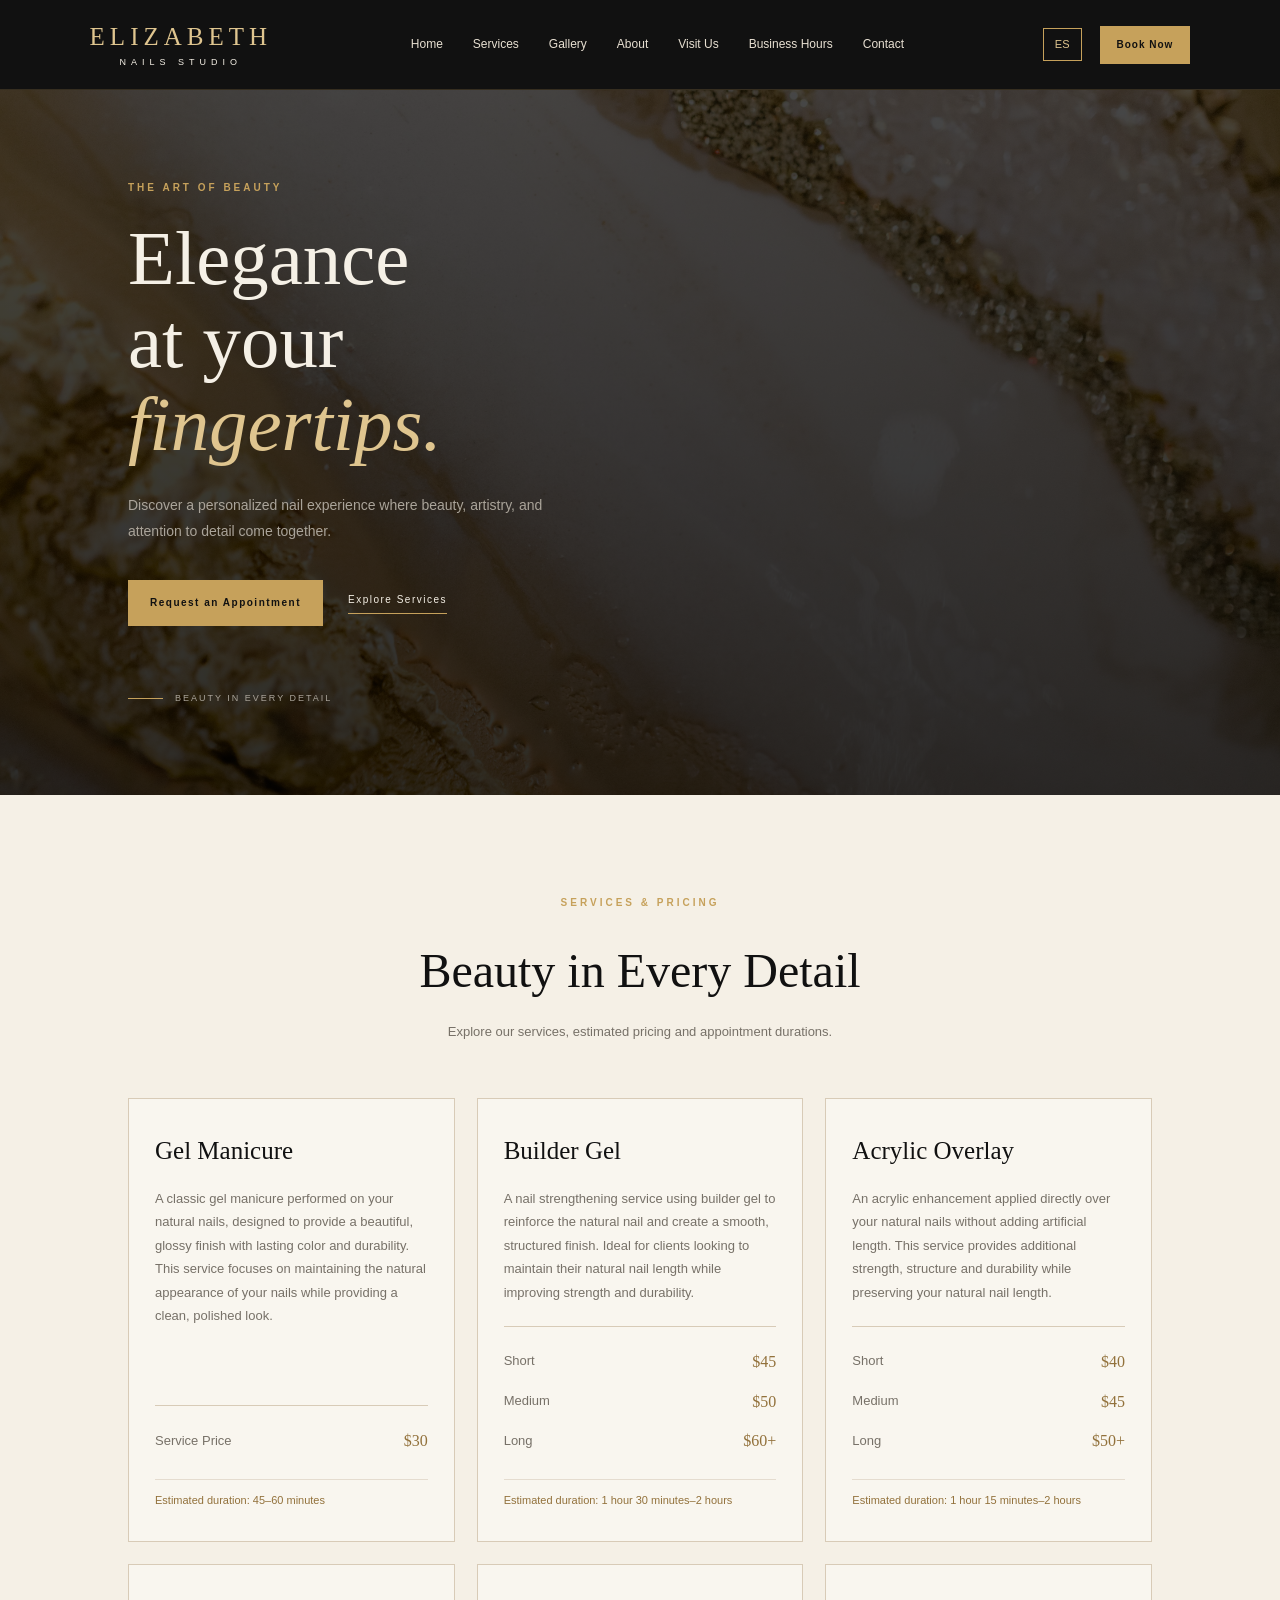
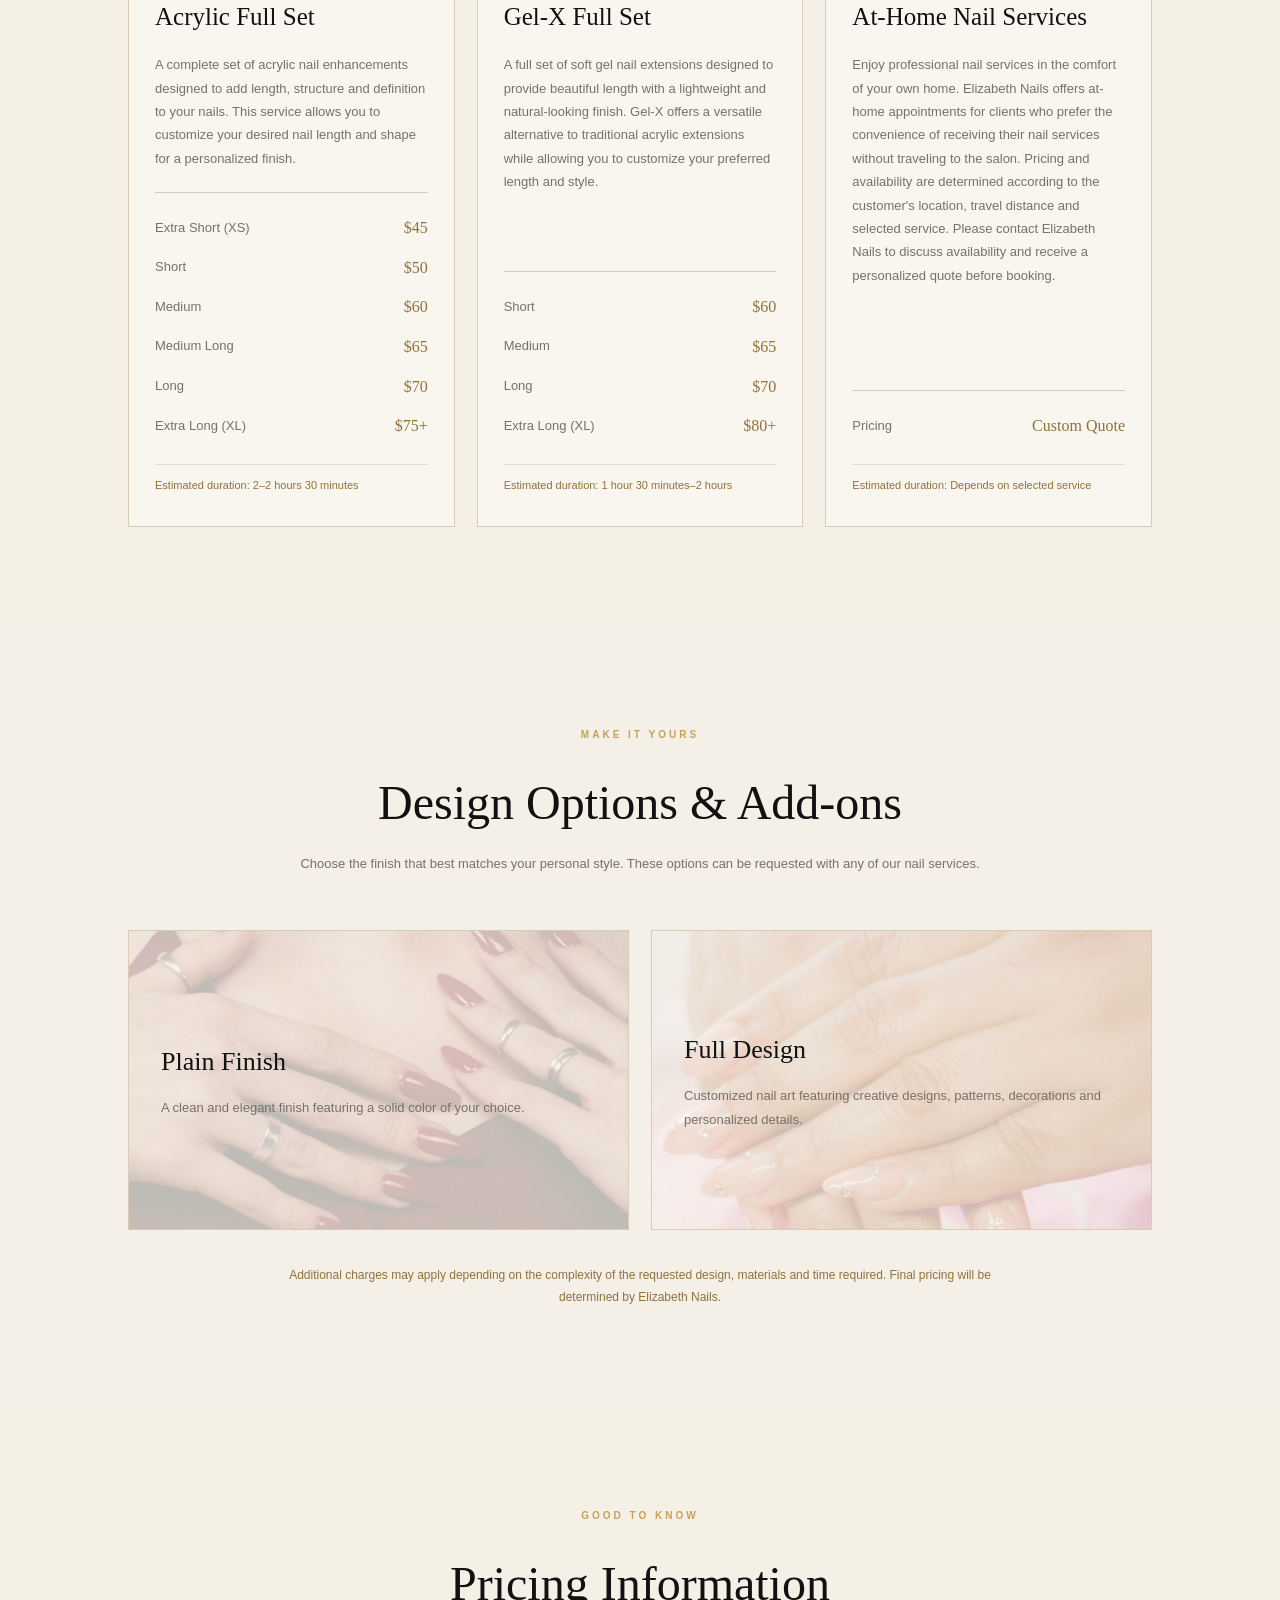
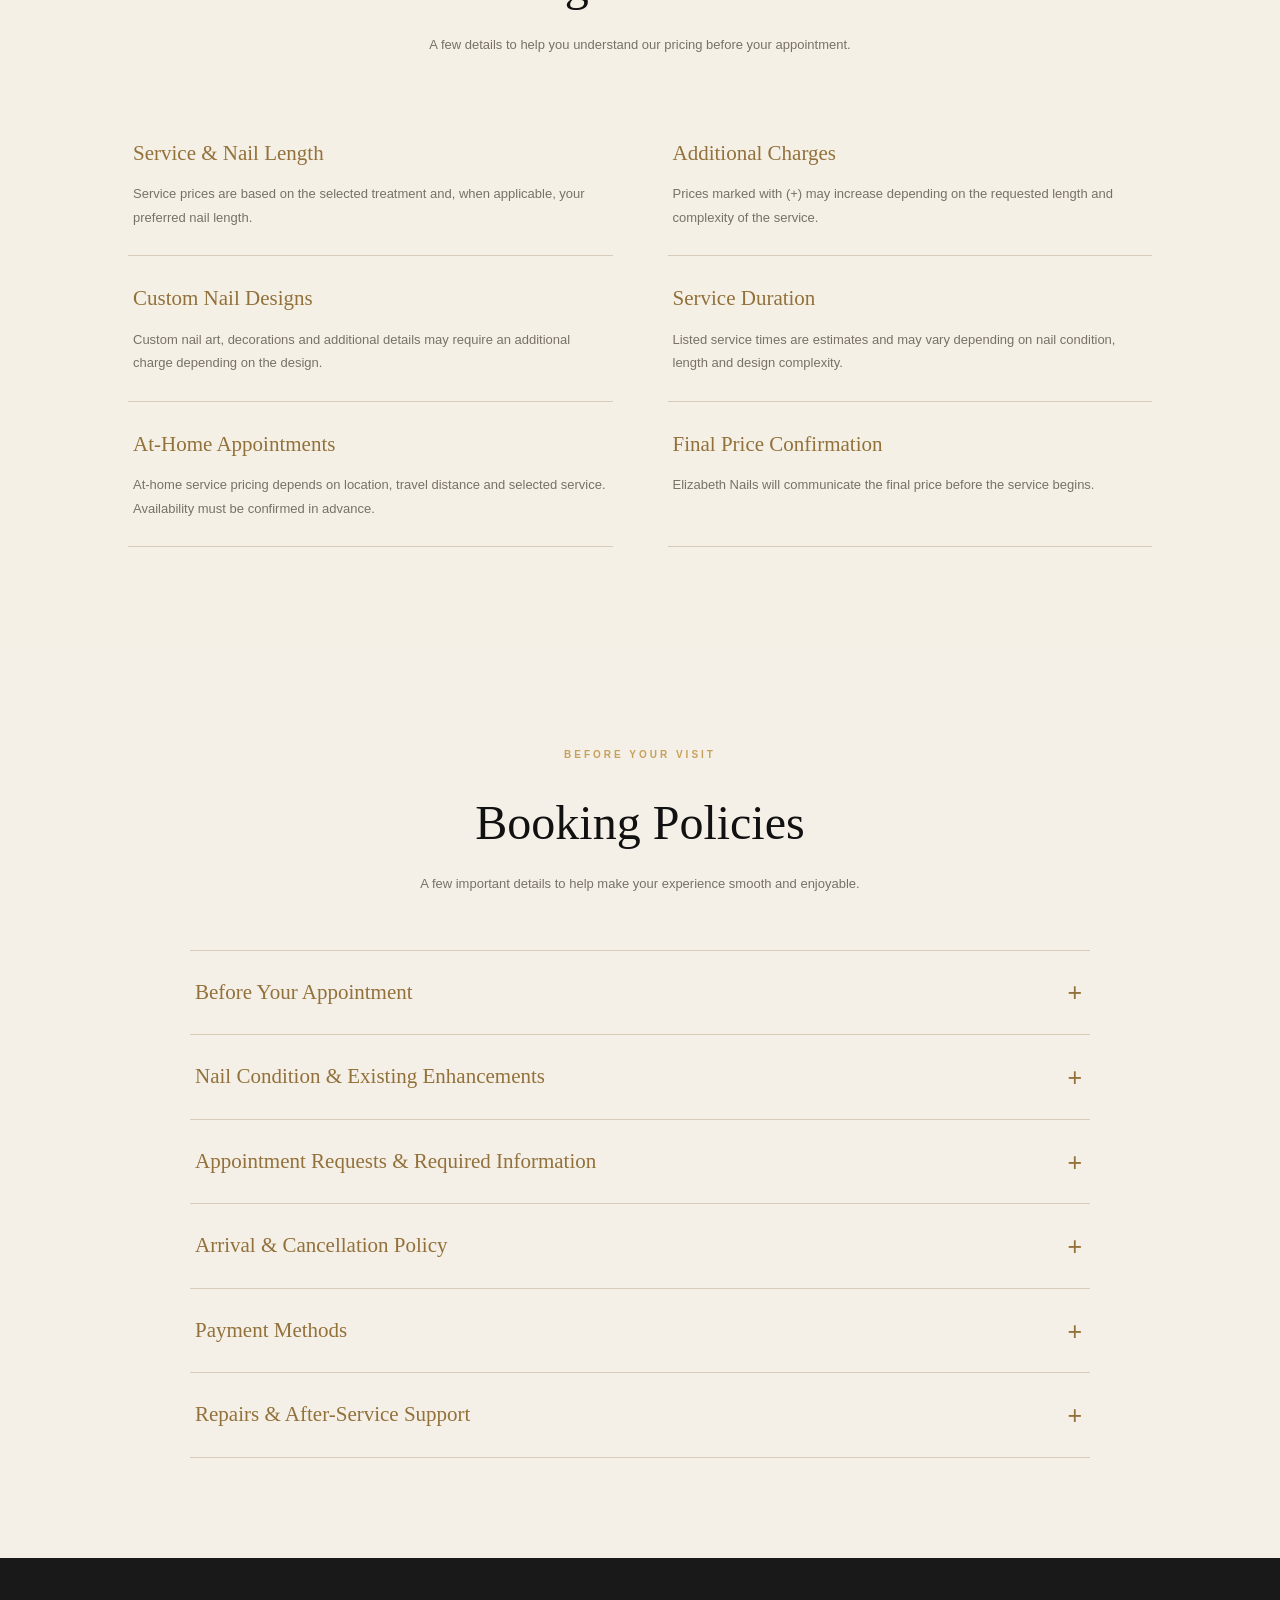
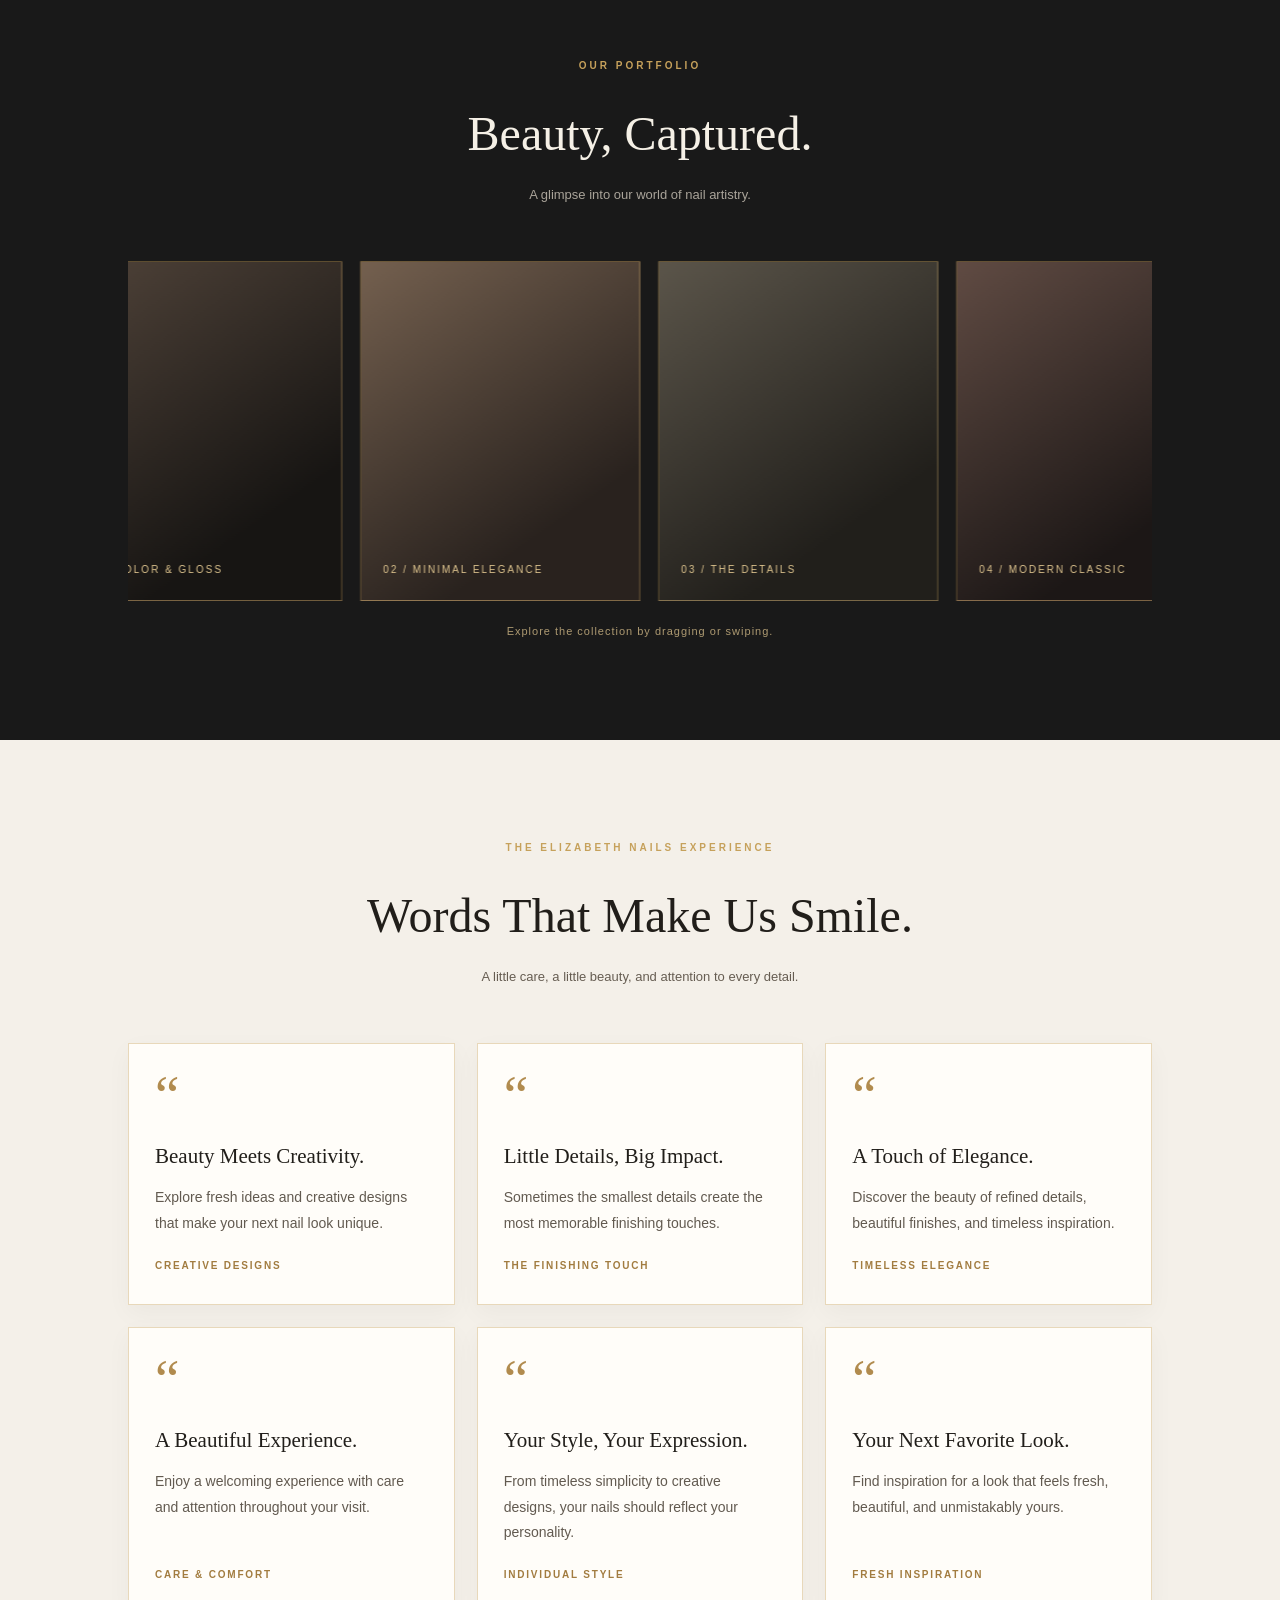
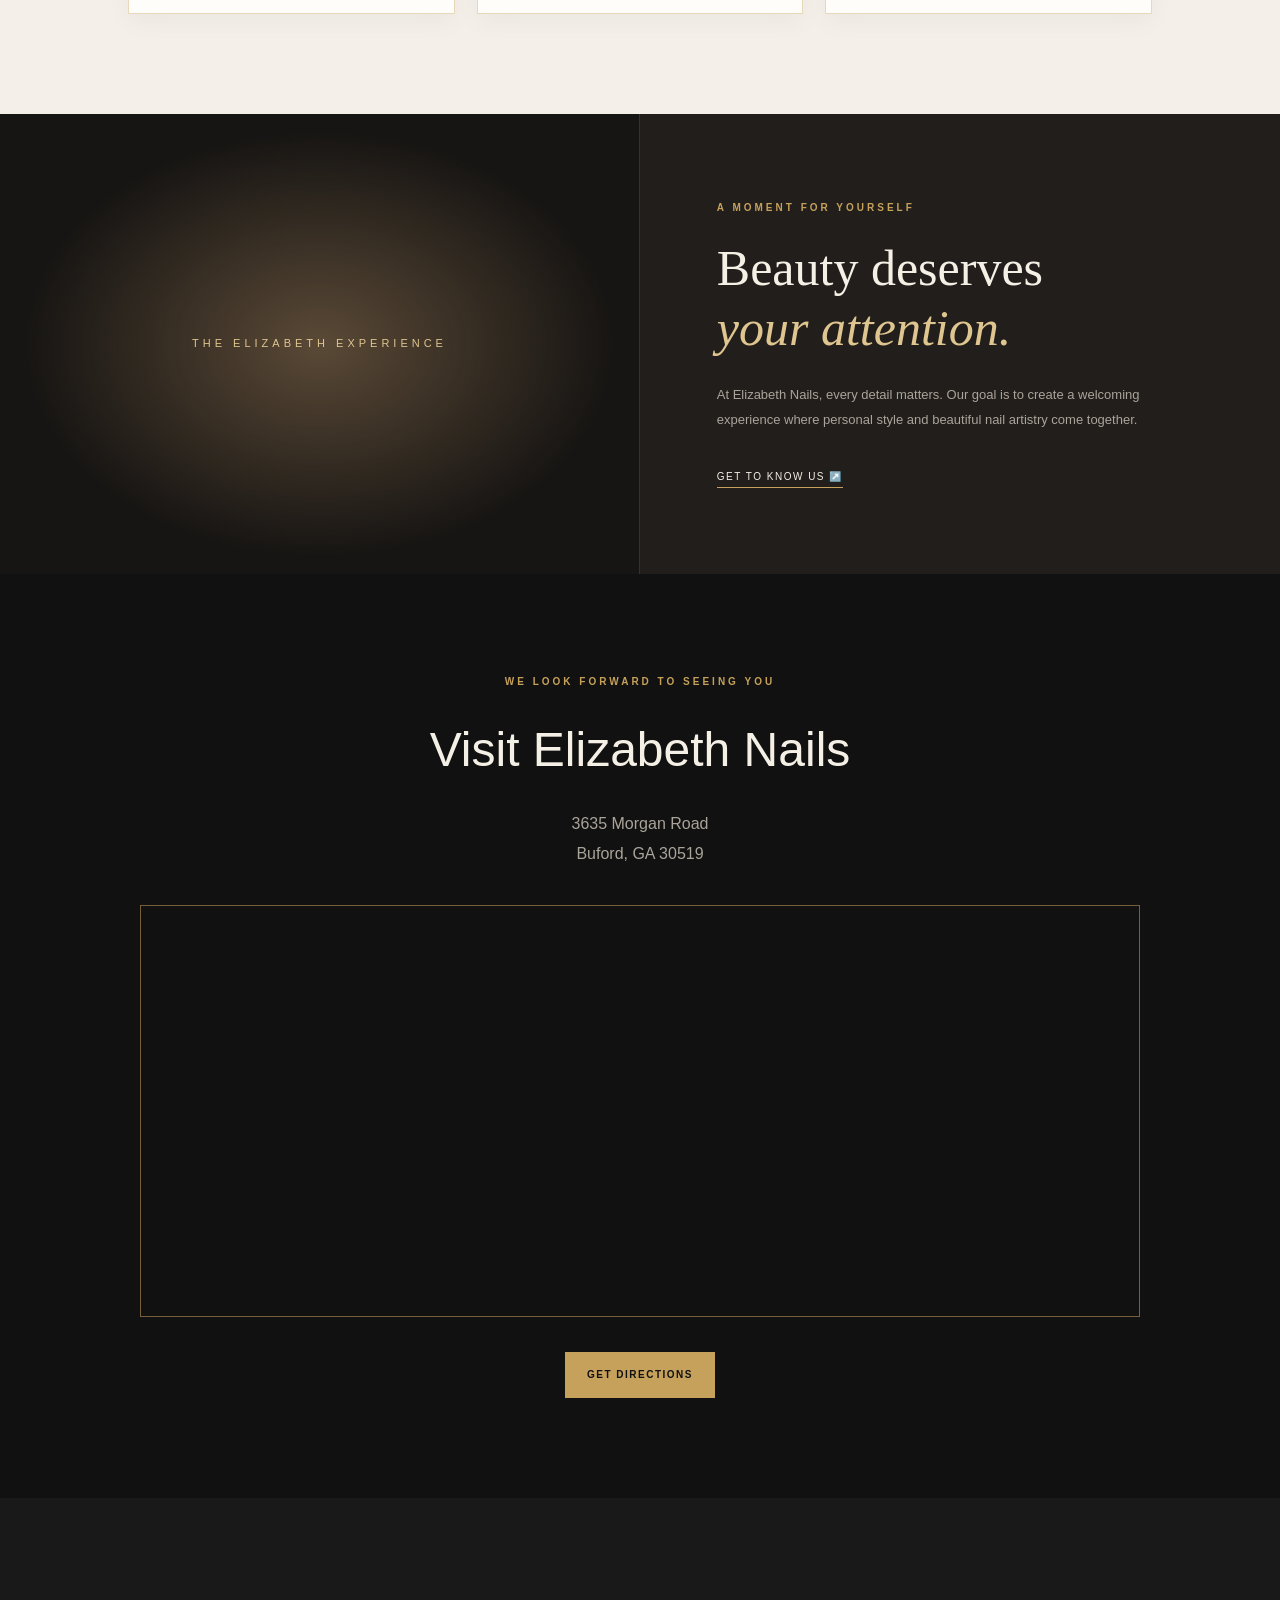
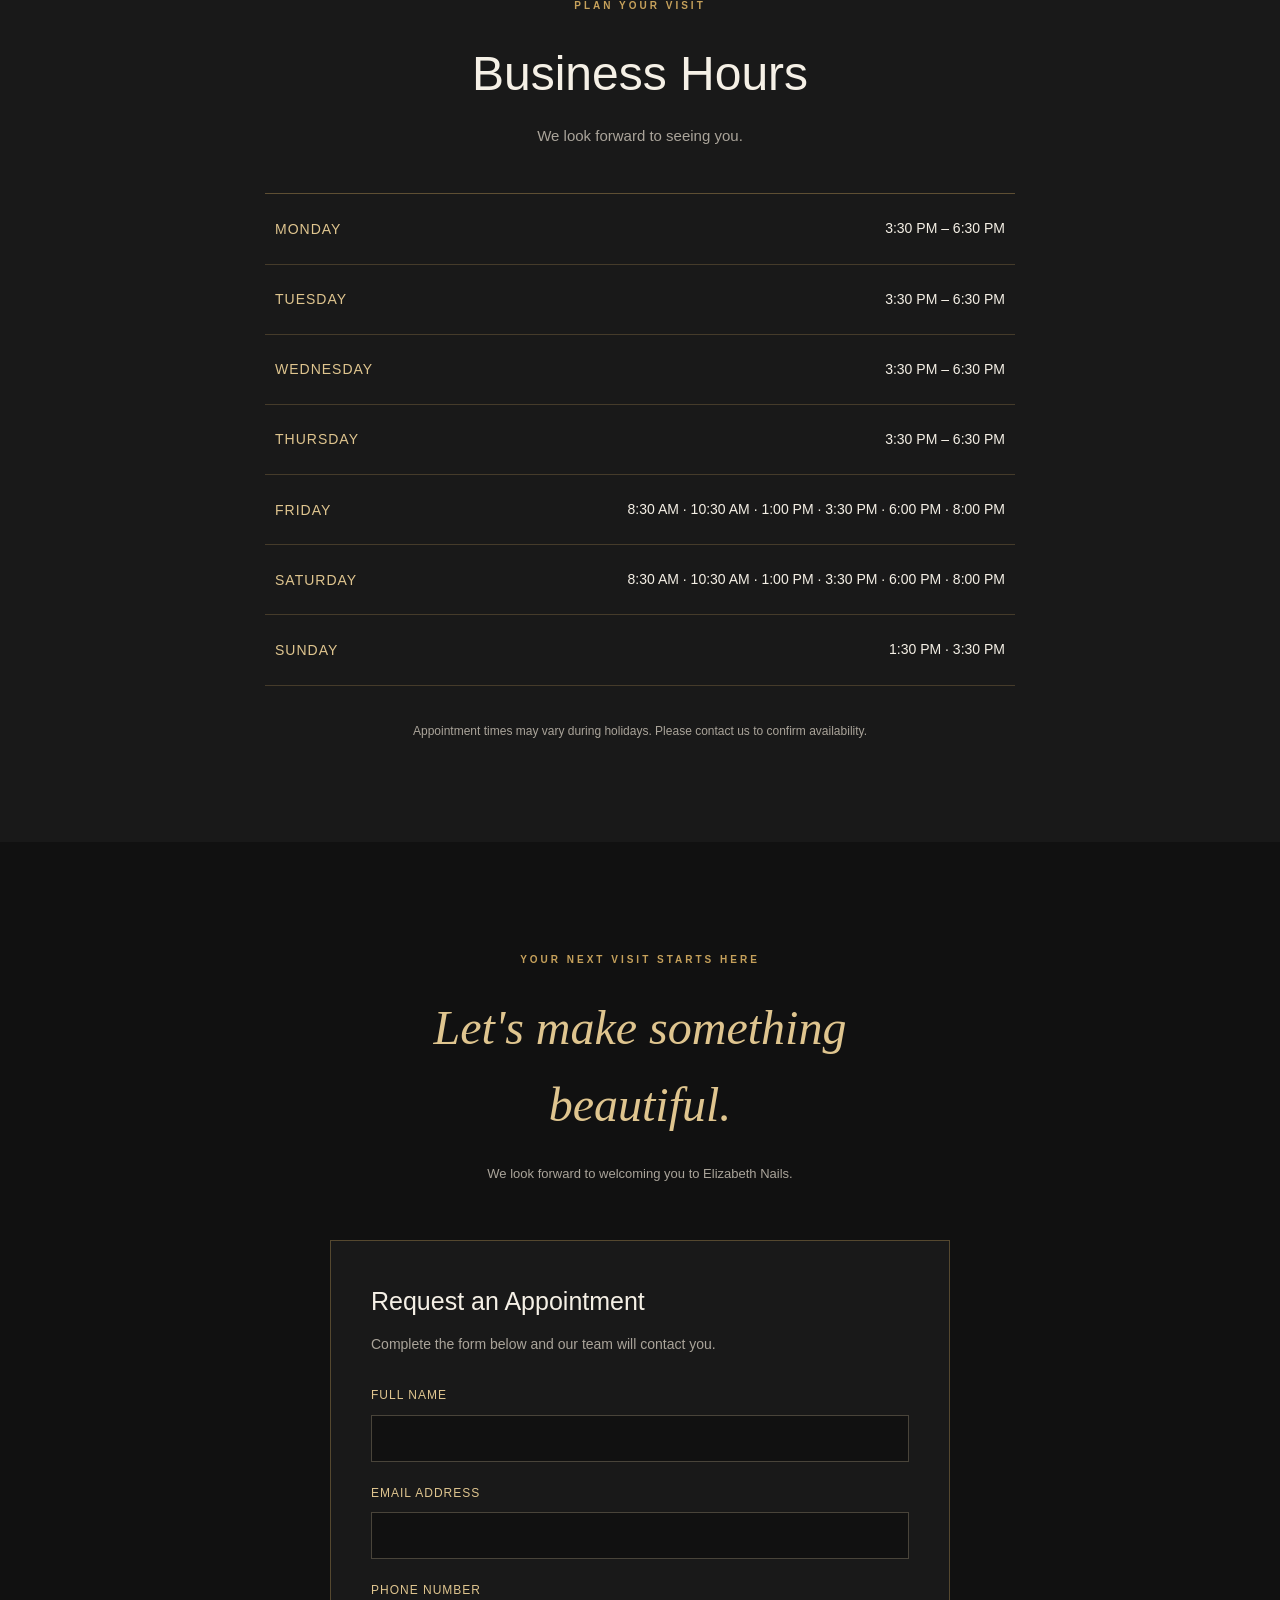
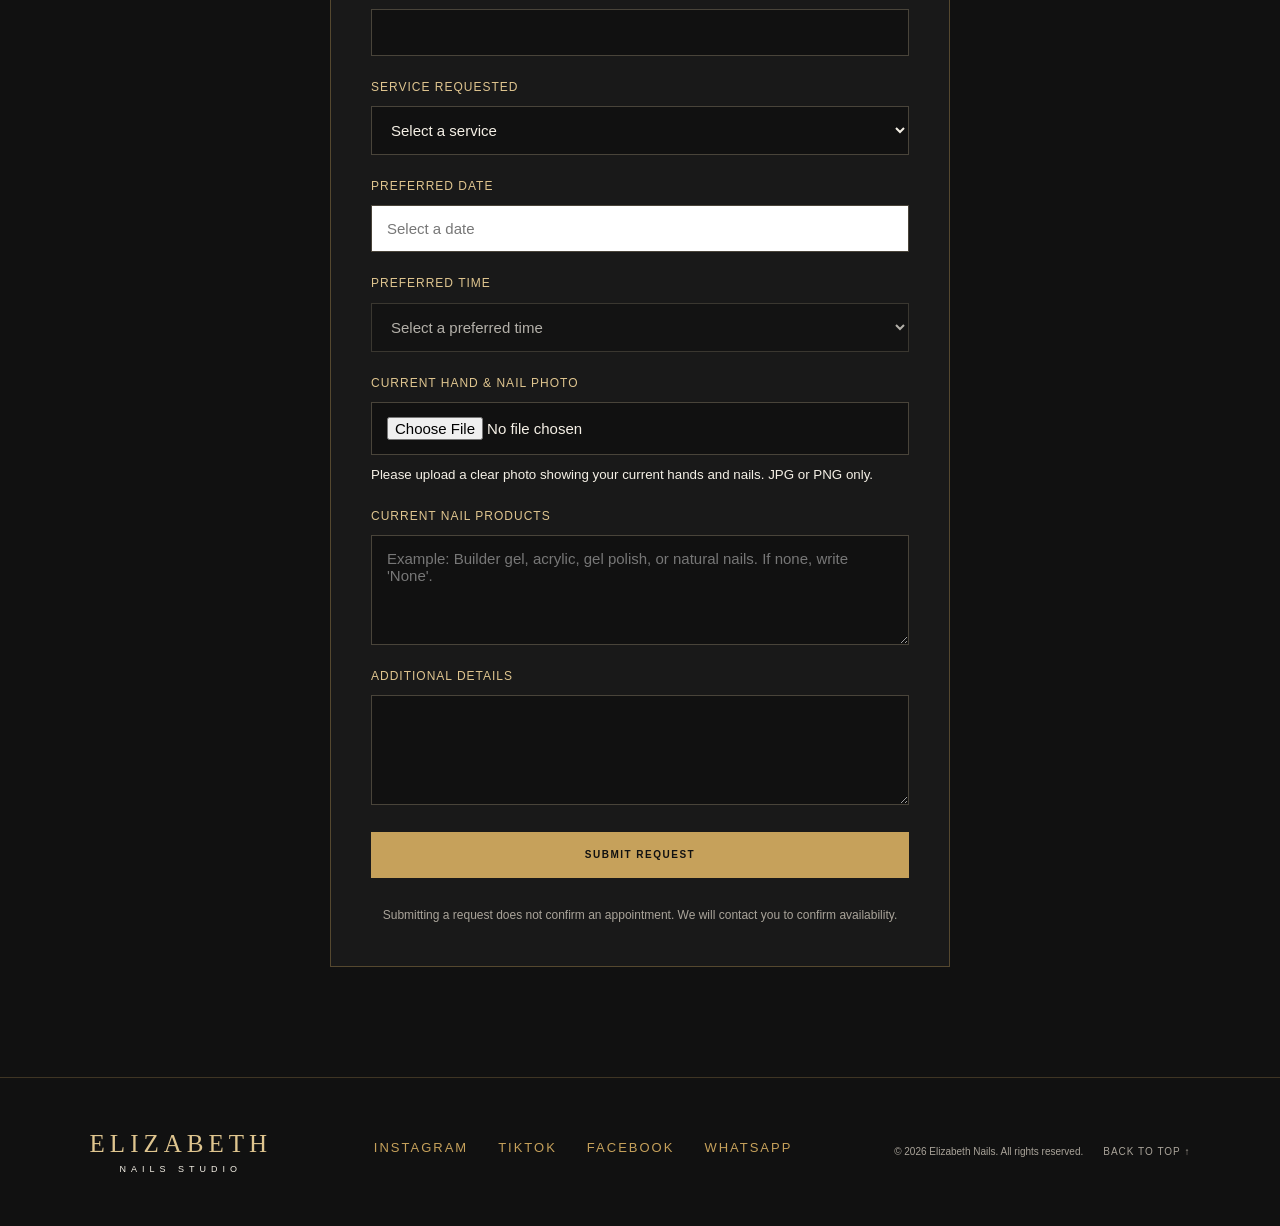
<file: index.html>
<!DOCTYPE html>
<html lang="en">

<head>
    <meta charset="UTF-8">
    <meta name="viewport" content="width=device-width, initial-scale=1.0">

    <meta name="description"
        content="Discover Elizabeth Nails in Buford, Georgia. Explore beautiful nail artistry, personalized nail care, manicures, pedicures, and appointment availability.">
    <meta property="og:type" content="website">
    <meta property="og:title" content="Elizabeth Nails | Nail Studio in Buford, GA">
    <meta property="og:description" content="Discover Elizabeth Nails in Buford, Georgia. Explore beautiful nail artistry and personalized nail care.">
    <meta property="og:url" content="https://elizabeth-nails.netlify.app/">
    <meta property="og:site_name" content="Elizabeth Nails">
    <meta name="twitter:card" content="summary_large_image">
    <meta name="twitter:title" content="Elizabeth Nails | Nail Studio in Buford, GA">
    <meta name="twitter:description" content="Discover Elizabeth Nails in Buford, Georgia. Explore beautiful nail artistry and personalized nail care.">

    <meta name="theme-color" content="#111111">

    <meta name="robots" content="index, follow">

    <link rel="manifest" href="manifest.json">
    <meta name="theme-color" content="#171513">

    <title>Elizabeth Nails | Nail Studio in Buford, GA</title>

    <link rel="canonical"
        href="https://elizabeth-nails.netlify.app/">

    <link rel="icon" type="image/svg+xml" href="/favicon.svg">
    <link rel="alternate icon" type="image/x-icon" href="favicon.ico">

    <link rel="stylesheet" href="css/style.css">
    <script src="js/script.js" defer></script>
</head>

<body>

    <!-- NAVIGATION -->
    <header class="site-header">
        <a href="#" class="brand">
            <span class="brand-name">ELIZABETH</span>
            <span class="brand-subtitle">NAILS STUDIO</span>
        </a>

        <nav class="navigation" id="navigation">
            <a href="#home" data-en="Home" data-es="Inicio">Home</a>
            <a href="#services" data-en="Services" data-es="Servicios">Services</a>
            <a href="#gallery" data-en="Gallery" data-es="Galería">Gallery</a>
            <a href="#about" data-en="About" data-es="Nosotros">About</a>
            <a href="#visit"
   data-en="Visit Us"
   data-es="Visítanos">
    Visit Us
</a>

<a href="#hours"
   data-en="Business Hours"
   data-es="Horario">
    Business Hours
</a>
            <a href="#contact" data-en="Contact" data-es="Contacto">Contact</a>
        </nav>

        <div class="header-actions">
            <button class="language-button" id="language-toggle"
                aria-label="Switch language">ES</button>
            <a href="#contact" class="header-appointment"
                data-en="Book Now" data-es="Reservar">Book Now</a>
        </div>

        <button class="menu-toggle" id="menu-toggle"
            aria-label="Open navigation menu" aria-expanded="false">
            ☰
        </button>
    </header>

    <!-- HERO SECTION -->
    <main>

        <section class="hero" id="home">

            <div class="hero-content">

                <p class="eyebrow"
                    data-en="THE ART OF BEAUTY"
                    data-es="EL ARTE DE LA BELLEZA">
                    THE ART OF BEAUTY
                </p>

                <h1 data-en="Elegance at your fingertips."
    data-es="Elegancia al alcance de tus manos.">
    Elegance<br>
    at your <span>fingertips.</span>
</h1>

                <p class="hero-description"
                    data-en="Discover a personalized nail experience where beauty, artistry, and attention to detail come together."
                    data-es="Descubre una experiencia personalizada donde la belleza, el arte y la atención a cada detalle se unen.">
                    Discover a personalized nail experience where beauty,
                    artistry, and attention to detail come together.
                </p>

                <div class="hero-actions">
                    <a href="#contact" class="gold-button"
                        data-en="Request an Appointment"
                        data-es="Solicitar una Cita">
                        Request an Appointment
                    </a>

                    <a href="#services" class="text-link"
                        data-en="Explore Services"
                        data-es="Ver Servicios">
                        Explore Services
                    </a>
                </div>

                <div class="hero-note">
                    <span class="gold-line"></span>
                    <p data-en="BEAUTY IN EVERY DETAIL"
                       data-es="BELLEZA EN CADA DETALLE">
                       BEAUTY IN EVERY DETAIL
                    </p>
                </div>

            </div>

            <div class="hero-visual">
            </div>

        </section>

        <!-- SERVICES -->
        <section class="section services-section" id="services">

    <div class="section-heading">
        <p class="eyebrow"
           data-en="SERVICES & PRICING"
           data-es="SERVICIOS Y PRECIOS">
            SERVICES & PRICING
        </p>

        <h2 data-en="Beauty in Every Detail"
            data-es="Belleza en Cada Detalle">
            Beauty in Every Detail
        </h2>

        <p data-en="Explore our services, estimated pricing and appointment durations."
           data-es="Conoce nuestros servicios, precios estimados y duración de las citas.">
            Explore our services, estimated pricing and appointment durations.
        </p>
    </div>

    <div class="service-grid">

        <!-- 01 GEL MANICURE -->
        <article class="service-card">
            <span class="service-number">01</span>

            <h3 data-en="Gel Manicure" data-es="Manicura en Gel">
                Gel Manicure
            </h3>

            <p data-en="A classic gel manicure performed on your natural nails, designed to provide a beautiful, glossy finish with lasting color and durability. This service focuses on maintaining the natural appearance of your nails while providing a clean, polished look."
               data-es="Una manicura clásica en gel realizada sobre tus uñas naturales, diseñada para ofrecer un acabado brillante y hermoso, con color duradero y resistencia. Este servicio se enfoca en mantener la apariencia natural de tus uñas con un aspecto limpio y elegante.">
                A classic gel manicure performed on your natural nails, designed to provide a beautiful, glossy finish with lasting color and durability. This service focuses on maintaining the natural appearance of your nails while providing a clean, polished look.
            </p>

            <div class="service-pricing">
                <div class="service-price-row">
                    <span data-en="Service Price" data-es="Precio del Servicio">Service Price</span>
                    <strong>$30</strong>
                </div>
            </div>

            <p class="service-duration"
               data-en="Estimated duration: 45–60 minutes"
               data-es="Duración estimada: 45–60 minutos">
                Estimated duration: 45–60 minutes
            </p>
        </article>

        <!-- 02 BUILDER GEL -->
        <article class="service-card">
            <span class="service-number">02</span>

            <h3 data-en="Builder Gel" data-es="Gel Constructor">
                Builder Gel
            </h3>

            <p data-en="A nail strengthening service using builder gel to reinforce the natural nail and create a smooth, structured finish. Ideal for clients looking to maintain their natural nail length while improving strength and durability."
               data-es="Un servicio de fortalecimiento de uñas que utiliza gel constructor para reforzar la uña natural y crear un acabado uniforme y estructurado. Ideal para quienes desean mantener el largo natural de sus uñas mientras mejoran su resistencia y durabilidad.">
                A nail strengthening service using builder gel to reinforce the natural nail and create a smooth, structured finish. Ideal for clients looking to maintain their natural nail length while improving strength and durability.
            </p>

            <div class="service-pricing">
                <div class="service-price-row"><span data-en="Short" data-es="Corto">Short</span><strong>$45</strong></div>
                <div class="service-price-row"><span data-en="Medium" data-es="Mediano">Medium</span><strong>$50</strong></div>
                <div class="service-price-row"><span data-en="Long" data-es="Largo">Long</span><strong>$60+</strong></div>
            </div>

            <p class="service-duration"
               data-en="Estimated duration: 1 hour 30 minutes–2 hours"
               data-es="Duración estimada: 1 hora 30 minutos–2 horas">
                Estimated duration: 1 hour 30 minutes–2 hours
            </p>
        </article>

        <!-- 03 ACRYLIC OVERLAY -->
        <article class="service-card">
            <span class="service-number">03</span>

            <h3 data-en="Acrylic Overlay" data-es="Recubrimiento Acrílico">
                Acrylic Overlay
            </h3>

            <p data-en="An acrylic enhancement applied directly over your natural nails without adding artificial length. This service provides additional strength, structure and durability while preserving your natural nail length."
               data-es="Una aplicación de acrílico directamente sobre tus uñas naturales, sin añadir largo artificial. Este servicio proporciona mayor resistencia, estructura y durabilidad, conservando el largo natural de tus uñas.">
                An acrylic enhancement applied directly over your natural nails without adding artificial length. This service provides additional strength, structure and durability while preserving your natural nail length.
            </p>

            <div class="service-pricing">
                <div class="service-price-row"><span data-en="Short" data-es="Corto">Short</span><strong>$40</strong></div>
                <div class="service-price-row"><span data-en="Medium" data-es="Mediano">Medium</span><strong>$45</strong></div>
                <div class="service-price-row"><span data-en="Long" data-es="Largo">Long</span><strong>$50+</strong></div>
            </div>

            <p class="service-duration"
               data-en="Estimated duration: 1 hour 15 minutes–2 hours"
               data-es="Duración estimada: 1 hora 15 minutos–2 horas">
                Estimated duration: 1 hour 15 minutes–2 hours
            </p>
        </article>

        <!-- 04 ACRYLIC FULL SET -->
        <article class="service-card">
            <span class="service-number">04</span>

            <h3 data-en="Acrylic Full Set" data-es="Set Completo de Acrílico">
                Acrylic Full Set
            </h3>

            <p data-en="A complete set of acrylic nail enhancements designed to add length, structure and definition to your nails. This service allows you to customize your desired nail length and shape for a personalized finish."
               data-es="Un set completo de extensiones acrílicas diseñado para añadir largo, estructura y definición a tus uñas. Este servicio te permite personalizar el largo y la forma deseados para lograr un acabado a tu gusto.">
                A complete set of acrylic nail enhancements designed to add length, structure and definition to your nails. This service allows you to customize your desired nail length and shape for a personalized finish.
            </p>

            <div class="service-pricing">
                <div class="service-price-row"><span>Extra Short (XS)</span><strong>$45</strong></div>
                <div class="service-price-row"><span data-en="Short" data-es="Corto">Short</span><strong>$50</strong></div>
                <div class="service-price-row"><span data-en="Medium" data-es="Mediano">Medium</span><strong>$60</strong></div>
                <div class="service-price-row"><span data-en="Medium Long" data-es="Mediano Largo">Medium Long</span><strong>$65</strong></div>
                <div class="service-price-row"><span data-en="Long" data-es="Largo">Long</span><strong>$70</strong></div>
                <div class="service-price-row"><span>Extra Long (XL)</span><strong>$75+</strong></div>
            </div>

            <p class="service-duration"
               data-en="Estimated duration: 2–2 hours 30 minutes"
               data-es="Duración estimada: 2–2 horas 30 minutos">
                Estimated duration: 2–2 hours 30 minutes
            </p>
        </article>

        <!-- 05 GEL-X FULL SET -->
        <article class="service-card">
            <span class="service-number">05</span>

            <h3 data-en="Gel-X Full Set" data-es="Set Completo Gel-X">
                Gel-X Full Set
            </h3>

            <p data-en="A full set of soft gel nail extensions designed to provide beautiful length with a lightweight and natural-looking finish. Gel-X offers a versatile alternative to traditional acrylic extensions while allowing you to customize your preferred length and style."
               data-es="Un set completo de extensiones de gel suave diseñado para ofrecer un largo hermoso con un acabado ligero y de apariencia natural. Gel-X ofrece una alternativa versátil a las extensiones acrílicas tradicionales, permitiéndote personalizar el largo y estilo que prefieras.">
                A full set of soft gel nail extensions designed to provide beautiful length with a lightweight and natural-looking finish. Gel-X offers a versatile alternative to traditional acrylic extensions while allowing you to customize your preferred length and style.
            </p>

            <div class="service-pricing">
                <div class="service-price-row"><span data-en="Short" data-es="Corto">Short</span><strong>$60</strong></div>
                <div class="service-price-row"><span data-en="Medium" data-es="Mediano">Medium</span><strong>$65</strong></div>
                <div class="service-price-row"><span data-en="Long" data-es="Largo">Long</span><strong>$70</strong></div>
                <div class="service-price-row"><span>Extra Long (XL)</span><strong>$80+</strong></div>
            </div>

            <p class="service-duration"
               data-en="Estimated duration: 1 hour 30 minutes–2 hours"
               data-es="Duración estimada: 1 hora 30 minutos–2 horas">
                Estimated duration: 1 hour 30 minutes–2 hours
            </p>
        </article>

        <!-- 06 AT-HOME SERVICES -->
        <article class="service-card">
            <span class="service-number">06</span>

            <h3 data-en="At-Home Nail Services" data-es="Servicios de Uñas a Domicilio">
                At-Home Nail Services
            </h3>

            <p data-en="Enjoy professional nail services in the comfort of your own home. Elizabeth Nails offers at-home appointments for clients who prefer the convenience of receiving their nail services without traveling to the salon. Pricing and availability are determined according to the customer's location, travel distance and selected service. Please contact Elizabeth Nails to discuss availability and receive a personalized quote before booking."
               data-es="Disfruta de servicios profesionales de uñas en la comodidad de tu hogar. Elizabeth Nails ofrece citas a domicilio para quienes prefieren recibir sus servicios sin tener que desplazarse al salón. Los precios y la disponibilidad dependen de la ubicación del cliente, la distancia del viaje y el servicio seleccionado. Comunícate con Elizabeth Nails para consultar disponibilidad y recibir una cotización personalizada antes de reservar.">
                Enjoy professional nail services in the comfort of your own home. Elizabeth Nails offers at-home appointments for clients who prefer the convenience of receiving their nail services without traveling to the salon. Pricing and availability are determined according to the customer's location, travel distance and selected service. Please contact Elizabeth Nails to discuss availability and receive a personalized quote before booking.
            </p>

            <div class="service-pricing">
                <div class="service-price-row">
                    <span data-en="Pricing" data-es="Precio">Pricing</span>
                    <strong data-en="Custom Quote" data-es="Cotización Personalizada">Custom Quote</strong>
                </div>
            </div>

            <p class="service-duration"
               data-en="Estimated duration: Depends on selected service"
               data-es="Duración estimada: Depende del servicio seleccionado">
                Estimated duration: Depends on selected service
            </p>
        </article>

    </div>
</section>

<!-- DESIGN OPTIONS & ADD-ONS -->
<section class="section design-options-section" id="design-options">

    <div class="section-heading">
        <p class="eyebrow"
           data-en="MAKE IT YOURS"
           data-es="HAZLO A TU ESTILO">
            MAKE IT YOURS
        </p>

        <h2 data-en="Design Options & Add-ons"
            data-es="Opciones de Diseño y Extras">
            Design Options & Add-ons
        </h2>

        <p data-en="Choose the finish that best matches your personal style. These options can be requested with any of our nail services."
           data-es="Elige el acabado que mejor refleje tu estilo personal. Puedes solicitar estas opciones con cualquiera de nuestros servicios de uñas.">
            Choose the finish that best matches your personal style. These options can be requested with any of our nail services.
        </p>
    </div>

    <div class="design-options-grid">

        <article class="design-option-card">
            <h3 data-en="Plain Finish"
                data-es="Acabado Sencillo">
                Plain Finish
            </h3>

            <p data-en="A clean and elegant finish featuring a solid color of your choice."
               data-es="Un acabado limpio y elegante con un color sólido de tu elección.">
                A clean and elegant finish featuring a solid color of your choice.
            </p>
        </article>

        <article class="design-option-card">
            <h3 data-en="Full Design"
                data-es="Diseño Completo">
                Full Design
            </h3>

            <p data-en="Customized nail art featuring creative designs, patterns, decorations and personalized details."
               data-es="Arte personalizado para uñas con diseños creativos, patrones, decoraciones y detalles especiales.">
                Customized nail art featuring creative designs, patterns, decorations and personalized details.
            </p>
        </article>

    </div>

    <p class="design-pricing-note"
       data-en="Additional charges may apply depending on the complexity of the requested design, materials and time required. Final pricing will be determined by Elizabeth Nails."
       data-es="Pueden aplicarse cargos adicionales según la complejidad del diseño solicitado, los materiales y el tiempo necesario. Elizabeth Nails determinará el precio final.">
        Additional charges may apply depending on the complexity of the requested design, materials and time required. Final pricing will be determined by Elizabeth Nails.
    </p>

</section>

<!-- GENERAL PRICING INFORMATION -->
<section class="section pricing-info-section" id="pricing-info">

    <div class="section-heading">
        <p class="eyebrow"
           data-en="GOOD TO KNOW"
           data-es="INFORMACIÓN IMPORTANTE">
            GOOD TO KNOW
        </p>

        <h2 data-en="Pricing Information"
            data-es="Información de Precios">
            Pricing Information
        </h2>

        <p data-en="A few details to help you understand our pricing before your appointment."
           data-es="Algunos detalles para ayudarte a comprender nuestros precios antes de tu cita.">
            A few details to help you understand our pricing before your appointment.
        </p>
    </div>

    <div class="pricing-info-list">

        <article class="pricing-info-item">
            <h3 data-en="Service & Nail Length"
                data-es="Servicio y Largo de Uñas">
                Service & Nail Length
            </h3>
            <p data-en="Service prices are based on the selected treatment and, when applicable, your preferred nail length."
               data-es="Los precios dependen del tratamiento seleccionado y, cuando corresponda, del largo de uñas que prefieras.">
                Service prices are based on the selected treatment and, when applicable, your preferred nail length.
            </p>
        </article>

        <article class="pricing-info-item">
            <h3 data-en="Additional Charges"
                data-es="Cargos Adicionales">
                Additional Charges
            </h3>
            <p data-en="Prices marked with (+) may increase depending on the requested length and complexity of the service."
               data-es="Los precios marcados con (+) pueden aumentar según el largo solicitado y la complejidad del servicio.">
                Prices marked with (+) may increase depending on the requested length and complexity of the service.
            </p>
        </article>

        <article class="pricing-info-item">
            <h3 data-en="Custom Nail Designs"
                data-es="Diseños Personalizados">
                Custom Nail Designs
            </h3>
            <p data-en="Custom nail art, decorations and additional details may require an additional charge depending on the design."
               data-es="El arte personalizado, las decoraciones y los detalles adicionales pueden tener un costo extra según el diseño.">
                Custom nail art, decorations and additional details may require an additional charge depending on the design.
            </p>
        </article>

        <article class="pricing-info-item">
            <h3 data-en="Service Duration"
                data-es="Duración del Servicio">
                Service Duration
            </h3>
            <p data-en="Listed service times are estimates and may vary depending on nail condition, length and design complexity."
               data-es="Los tiempos indicados son estimados y pueden variar según la condición de las uñas, el largo y la complejidad del diseño.">
                Listed service times are estimates and may vary depending on nail condition, length and design complexity.
            </p>
        </article>

        <article class="pricing-info-item">
            <h3 data-en="At-Home Appointments"
                data-es="Citas a Domicilio">
                At-Home Appointments
            </h3>
            <p data-en="At-home service pricing depends on location, travel distance and selected service. Availability must be confirmed in advance."
               data-es="El precio de los servicios a domicilio depende de la ubicación, la distancia y el servicio seleccionado. La disponibilidad debe confirmarse con anticipación.">
                At-home service pricing depends on location, travel distance and selected service. Availability must be confirmed in advance.
            </p>
        </article>

        <article class="pricing-info-item">
            <h3 data-en="Final Price Confirmation"
                data-es="Confirmación del Precio Final">
                Final Price Confirmation
            </h3>
            <p data-en="Elizabeth Nails will communicate the final price before the service begins."
               data-es="Elizabeth Nails comunicará el precio final antes de comenzar el servicio.">
                Elizabeth Nails will communicate the final price before the service begins.
            </p>
        </article>

    </div>

</section>

<!-- BOOKING POLICIES -->
<section class="section booking-policies-section" id="booking-policies">

    <div class="section-heading">
        <p class="eyebrow"
           data-en="BEFORE YOUR VISIT"
           data-es="ANTES DE TU VISITA">
            BEFORE YOUR VISIT
        </p>

        <h2 data-en="Booking Policies"
            data-es="Políticas de Reservación">
            Booking Policies
        </h2>

        <p data-en="A few important details to help make your experience smooth and enjoyable."
           data-es="Algunos detalles importantes para que tu experiencia sea agradable y sin inconvenientes.">
            A few important details to help make your experience smooth and enjoyable.
        </p>
    </div>

    <div class="booking-policy-list">

        <details class="booking-policy-item">
            <summary data-en="Before Your Appointment"
                     data-es="Antes de tu Cita">
                Before Your Appointment
            </summary>
            <div class="booking-policy-content">
                <ul>
                    <li data-en="Please arrive with bare, natural nails unless a fill or soak-off has been booked in advance."
                        data-es="Por favor, llega con las uñas naturales y sin productos, a menos que hayas reservado un relleno o retiro con anticipación.">
                        Please arrive with bare, natural nails unless a fill or soak-off has been booked in advance.
                    </li>
                    <li data-en="Please include an inspiration photo if you have a specific design in mind."
                        data-es="Incluye una foto de inspiración si tienes un diseño específico en mente.">
                        Please include an inspiration photo if you have a specific design in mind.
                    </li>
                    <li data-en="Please do not bring additional guests to your appointment."
                        data-es="Por favor, no traigas acompañantes a tu cita.">
                        Please do not bring additional guests to your appointment.
                    </li>
                </ul>
            </div>
        </details>

        <details class="booking-policy-item">
            <summary data-en="Nail Condition & Existing Enhancements"
                     data-es="Condición de las Uñas y Productos Existentes">
                Nail Condition & Existing Enhancements
            </summary>
            <div class="booking-policy-content">
                <ul>
                    <li data-en="Existing enhancements applied by another nail technician cannot be filled."
                        data-es="No se realizan rellenos sobre productos aplicados por otra técnica de uñas.">
                        Existing enhancements applied by another nail technician cannot be filled.
                    </li>
                    <li data-en="Services are not offered on severely bitten nails."
                        data-es="No se ofrecen servicios en uñas severamente mordidas.">
                        Services are not offered on severely bitten nails.
                    </li>
                </ul>
            </div>
        </details>

        <details class="booking-policy-item">
            <summary data-en="Appointment Requests & Required Information"
                     data-es="Solicitudes de Cita e Información Requerida">
                Appointment Requests & Required Information
            </summary>
            <div class="booking-policy-content">
                <ul>
                    <li data-en="A clear photo of your hands and current nails must be included with your appointment request."
                        data-es="Debes incluir una foto clara de tus manos y uñas actuales con tu solicitud de cita.">
                        A clear photo of your hands and current nails must be included with your appointment request.
                    </li>
                    <li data-en="Please describe any existing products on your nails, such as builder gel, acrylic or gel polish."
                        data-es="Describe los productos que tienes actualmente en las uñas, como builder gel, acrílico o esmalte en gel.">
                        Please describe any existing products on your nails, such as builder gel, acrylic or gel polish.
                    </li>
                    <li data-en="Requests are considered incomplete until the required photo and nail information are received."
                        data-es="Las solicitudes se consideran incompletas hasta recibir la foto y la información requerida sobre las uñas.">
                        Requests are considered incomplete until the required photo and nail information are received.
                    </li>
                    <li data-en="Appointment requests are not confirmed until Elizabeth reviews and responds to them."
                        data-es="Las citas no están confirmadas hasta que Elizabeth revise la solicitud y responda.">
                        Appointment requests are not confirmed until Elizabeth reviews and responds to them.
                    </li>
                </ul>
            </div>
        </details>

        <details class="booking-policy-item">
            <summary data-en="Arrival & Cancellation Policy"
                     data-es="Puntualidad y Cancelaciones">
                Arrival & Cancellation Policy
            </summary>
            <div class="booking-policy-content">
                <ul>
                    <li data-en="Please arrive on time for your scheduled appointment."
                        data-es="Por favor, llega puntualmente a la hora de tu cita.">
                        Please arrive on time for your scheduled appointment.
                    </li>
                    <li data-en="A 10-minute grace period is allowed. Arrivals beyond this period may result in cancellation and forfeiture of the deposit."
                        data-es="Se permite un período de gracia de 10 minutos. Llegar después de este período puede resultar en la cancelación y la pérdida del depósito.">
                        A 10-minute grace period is allowed. Arrivals beyond this period may result in cancellation.
                    </li>
                </ul>
            </div>
        </details>

        <details class="booking-policy-item">
            <summary data-en="Payment Methods"
                     data-es="Métodos de Pago">
                Payment Methods
            </summary>
            <div class="booking-policy-content">
                <ul>
                    <li data-en="Remaining balances may be paid with cash or Zelle."
                        data-es="Los saldos restantes pueden pagarse en efectivo o mediante Zelle.">
                        Remaining balances may be paid with cash or Zelle.
                    </li>
                    <li data-en="Apple Pay, credit cards and debit cards are accepted with an additional $2 processing fee."
                        data-es="Se aceptan Apple Pay y tarjetas de crédito o débito con un cargo adicional de $2 por procesamiento.">
                        Apple Pay, credit cards and debit cards are accepted with an additional $2 processing fee.
                    </li>
                    <li data-en="Cash App is also accepted with an additional $2 processing fee."
                        data-es="También se acepta Cash App con un cargo adicional de $2 por procesamiento.">
                        Cash App is also accepted with an additional $2 processing fee.
                    </li>
                </ul>
            </div>
        </details>

        <details class="booking-policy-item">
            <summary data-en="Repairs & After-Service Support"
                     data-es="Reparaciones y Atención Posterior al Servicio">
                Repairs & After-Service Support
            </summary>
            <div class="booking-policy-content">
                <ul>
                    <li data-en="If you experience lifting, a broken nail or missing nail art gems within 48 hours of your appointment, please contact Elizabeth Nails."
                        data-es="Si experimentas levantamiento del producto, una uña rota o pérdida de decoraciones dentro de las 48 horas posteriores a tu cita, comunícate con Elizabeth Nails.">
                        If you experience lifting, a broken nail or missing nail art gems within 48 hours of your appointment, please contact Elizabeth Nails.
                    </li>
                    <li data-en="Eligible repairs within this period will be provided free of charge."
                        data-es="Las reparaciones que califiquen dentro de este período se realizarán sin costo adicional.">
                        Eligible repairs within this period will be provided free of charge.
                    </li>
                </ul>
            </div>
        </details>

    </div>

</section>

     <!-- GALLERY -->
<section class="section gallery-section" id="gallery">

    <div class="section-heading">

        <p class="eyebrow"
           data-en="OUR PORTFOLIO"
           data-es="NUESTRO PORTAFOLIO">
            OUR PORTFOLIO
        </p>

        <h2 data-en="Beauty, Captured."
            data-es="La Belleza en Cada Detalle.">
            Beauty, Captured.
        </h2>

        <p data-en="A glimpse into our world of nail artistry."
           data-es="Una mirada a nuestro mundo de arte y diseño de uñas.">
            A glimpse into our world of nail artistry.
        </p>

    </div>

    <div class="gallery-carousel" id="gallery-carousel"
         aria-label="Nail design gallery">

        <div class="gallery-track" id="gallery-track">

            <div class="gallery-card gallery-one">
                <span data-en="01 / COLOR & GLOSS"
                      data-es="01 / COLOR Y BRILLO">01 / COLOR & GLOSS</span>
            </div>

            <div class="gallery-card gallery-two">
                <span data-en="02 / MINIMAL ELEGANCE"
                      data-es="02 / ELEGANCIA MINIMALISTA">02 / MINIMAL ELEGANCE</span>
            </div>

            <div class="gallery-card gallery-three">
                <span data-en="03 / THE DETAILS"
                      data-es="03 / LOS DETALLES">03 / THE DETAILS</span>
            </div>

            <div class="gallery-card gallery-four">
                <span data-en="04 / MODERN CLASSIC"
                      data-es="04 / CLÁSICO MODERNO">04 / MODERN CLASSIC</span>
            </div>

            <div class="gallery-card gallery-five">
                <span data-en="05 / SOFT NEUTRALS"
                      data-es="05 / TONOS NEUTROS">05 / SOFT NEUTRALS</span>
            </div>

            <div class="gallery-card gallery-six">
                <span data-en="06 / GOLDEN TOUCH"
                      data-es="06 / TOQUE DORADO">06 / GOLDEN TOUCH</span>
            </div>

            <div class="gallery-card gallery-seven">
                <span data-en="07 / BOLD BEAUTY"
                      data-es="07 / BELLEZA ATREVIDA">07 / BOLD BEAUTY</span>
            </div>

            <div class="gallery-card gallery-eight">
                <span data-en="08 / TIMELESS STYLE"
                      data-es="08 / ESTILO ATEMPORAL">08 / TIMELESS STYLE</span>
            </div>

            <div class="gallery-card gallery-nine">
                <span data-en="09 / CREATIVE EXPRESSION"
                      data-es="09 / EXPRESIÓN CREATIVA">09 / CREATIVE EXPRESSION</span>
            </div>

            <div class="gallery-card gallery-ten">
                <span data-en="10 / SIGNATURE FINISH"
                      data-es="10 / ACABADO DISTINTIVO">10 / SIGNATURE FINISH</span>
            </div>

        </div>

    </div>

    <p class="gallery-hint"
       data-en="Explore the collection by dragging or swiping."
       data-es="Explora la colección arrastrando o deslizando.">
        Explore the collection by dragging or swiping.
    </p>

</section>

<!-- TESTIMONIALS / BRAND EXPERIENCE -->
<section class="section testimonials-section" id="testimonials">

    <div class="section-heading">

        <p class="eyebrow"
           data-en="THE ELIZABETH NAILS EXPERIENCE"
           data-es="LA EXPERIENCIA ELIZABETH NAILS">
            THE ELIZABETH NAILS EXPERIENCE
        </p>

        <h2 data-en="Words That Make Us Smile."
            data-es="Palabras Que Nos Inspiran.">
            Words That Make Us Smile.
        </h2>

        <p data-en="A little care, a little beauty, and attention to every detail."
           data-es="Un poco de cuidado, un poco de belleza y atención a cada detalle.">
            A little care, a little beauty, and attention to every detail.
        </p>

    </div>

    <!-- ROTATING TESTIMONIAL CARDS -->
    <div class="testimonials-display"
         id="testimonials-display"
         aria-label="Elizabeth Nails experience messages">

    </div>

</section>

        <!-- ABOUT -->
<section class="about-section" id="about">

    <div class="about-decoration">
        <span
            data-en="THE ELIZABETH EXPERIENCE"
            data-es="LA EXPERIENCIA ELIZABETH">
            THE ELIZABETH EXPERIENCE
        </span>
    </div>

    <div class="about-content">

        <p class="eyebrow"
           data-en="A MOMENT FOR YOURSELF"
           data-es="UN MOMENTO PARA TI">
            A MOMENT FOR YOURSELF
        </p>

        <h2
            data-en="Beauty deserves your attention."
            data-es="La belleza merece tu atención.">
            Beauty deserves<br><span>your attention.</span>
        </h2>

        <p
            data-en="At Elizabeth Nails, every detail matters. Our goal is to create a welcoming experience where personal style and beautiful nail artistry come together."
            data-es="En Elizabeth Nails, cada detalle importa. Nuestro objetivo es ofrecerte una experiencia acogedora donde tu estilo personal y el arte de las uñas se unen.">
            At Elizabeth Nails, every detail matters.
            Our goal is to create a welcoming experience
            where personal style and beautiful nail artistry
            come together.
        </p>

        <a href="#contact"
           class="text-link"
           data-en="GET TO KNOW US ↗️"
           data-es="CONÓCENOS ↗️">
            GET TO KNOW US ↗️
        </a>

    </div>

</section>

<!-- VISIT US / LOCATION SECTION -->
<section class="visit-section" id="visit">

    <p class="eyebrow"
       data-en="WE LOOK FORWARD TO SEEING YOU"
       data-es="ESPERAMOS VERTE PRONTO">
        WE LOOK FORWARD TO SEEING YOU
    </p>

    <h2 data-en="Visit Elizabeth Nails"
        data-es="Visita Elizabeth Nails">
        Visit Elizabeth Nails
    </h2>

    <p class="visit-address">
        3635 Morgan Road<br>
        Buford, GA 30519
    </p>

    <div class="map-container">
        <iframe
            src="https://www.google.com/maps?q=3635%20Morgan%20Road%2C%20Buford%2C%20GA%2030519&output=embed"
            width="100%"
            height="400"
            style="border:0;"
            allowfullscreen=""
            loading="lazy"
            referrerpolicy="no-referrer-when-downgrade"
            title="Elizabeth Nails Location">
        </iframe>
    </div>

    <a
        href="https://www.google.com/maps/search/?api=1&query=3635%20Morgan%20Road%2C%20Buford%2C%20GA%2030519"
        target="_blank"
        rel="noopener noreferrer"
        class="gold-button"
        data-en="GET DIRECTIONS"
        data-es="CÓMO LLEGAR">
        GET DIRECTIONS
    </a>

</section>

<!-- BUSINESS HOURS SECTION -->
<section class="hours-section" id="hours">

    <p class="eyebrow"
       data-en="PLAN YOUR VISIT"
       data-es="PLANIFICA TU VISITA">
        PLAN YOUR VISIT
    </p>

    <h2 data-en="Business Hours"
        data-es="Horario de Atención">
        Business Hours
    </h2>

    <p class="hours-intro"
       data-en="We look forward to seeing you."
       data-es="Esperamos verte pronto.">
        We look forward to seeing you.
    </p>

    <div class="hours-container">

        <div class="hours-row">
            <span data-en="Monday" data-es="Lunes">Monday</span>
            <span>3:30 PM – 6:30 PM</span>
        </div>

        <div class="hours-row">
            <span data-en="Tuesday" data-es="Martes">Tuesday</span>
            <span>3:30 PM – 6:30 PM</span>
        </div>

        <div class="hours-row">
            <span data-en="Wednesday" data-es="Miércoles">Wednesday</span>
            <span>3:30 PM – 6:30 PM</span>
        </div>

        <div class="hours-row">
            <span data-en="Thursday" data-es="Jueves">Thursday</span>
            <span>3:30 PM – 6:30 PM</span>
        </div>

        <div class="hours-row">
            <span data-en="Friday" data-es="Viernes">Friday</span>
            <span>8:30 AM · 10:30 AM · 1:00 PM · 3:30 PM · 6:00 PM · 8:00 PM</span>
        </div>

        <div class="hours-row">
            <span data-en="Saturday" data-es="Sábado">Saturday</span>
            <span>8:30 AM · 10:30 AM · 1:00 PM · 3:30 PM · 6:00 PM · 8:00 PM</span>
        </div>

        <div class="hours-row">
            <span data-en="Sunday" data-es="Domingo">Sunday</span>
            <span>1:30 PM · 3:30 PM</span>
        </div>

    </div>

    <p class="hours-note"
       data-en="Appointment times may vary during holidays. Please contact us to confirm availability."
       data-es="Los horarios pueden variar durante los días festivos. Contáctanos para confirmar disponibilidad.">
        Appointment times may vary during holidays. Please contact us to confirm availability.
    </p>

</section>

        <!-- CONTACT -->
<!-- CONTACT & APPOINTMENT REQUEST -->
<section class="contact-section" id="contact">

    <p class="eyebrow"
       data-en="YOUR NEXT VISIT STARTS HERE"
       data-es="TU PRÓXIMA VISITA COMIENZA AQUÍ">
        YOUR NEXT VISIT STARTS HERE
    </p>

    <h2>
        <span data-en="Let's make something"
              data-es="Hagamos algo">
            Let's make something
        </span>
        <br>
        <span data-en="beautiful."
              data-es="hermoso.">
            beautiful.
        </span>
    </h2>

    <p data-en="We look forward to welcoming you to Elizabeth Nails."
       data-es="Esperamos darte la bienvenida a Elizabeth Nails.">
        We look forward to welcoming you to Elizabeth Nails.
    </p>

    <div class="appointment-form-container">

        <h3 data-en="Request an Appointment"
            data-es="Solicitar una Cita">
            Request an Appointment
        </h3>

        <p data-en="Complete the form below and our team will contact you."
           data-es="Completa el siguiente formulario y nuestro equipo se comunicará contigo.">
            Complete the form below and our team will contact you.
        </p>

        <form id="appointment-form"
      action="https://formsubmit.co/Elizabethnailstudio26@gmail.com"
      method="POST"
      enctype="multipart/form-data">

    <input type="hidden" name="_subject"
           value="Elizabeth Nails Studio- New Appointment Request">
    <input type="hidden" name="_next"
            value="https://elizabeth-nails.netlify.app/success.html">
    <input type="hidden" name="_template"
           value="table">
    <input type="text" name="_honey"
           style="display:none"
           tabindex="-1"
           autocomplete="off">

            <div class="form-group">
                <label for="customer-name"
                       data-en="Full Name"
                       data-es="Nombre Completo">
                    Full Name
                </label>
                <input type="text" id="customer-name"
                       name="name" required>
            </div>

            <div class="form-group">
                <label for="customer-email"
                       data-en="Email Address"
                       data-es="Correo Electrónico">
                    Email Address
                </label>
                <input type="email" id="customer-email"
                       name="email" required>
            </div>

            <div class="form-group">
                <label for="customer-phone"
                       data-en="Phone Number"
                       data-es="Número de Teléfono">
                    Phone Number
                </label>
                <input type="tel" id="customer-phone"
                       name="phone" required>
            </div>

            <div class="form-group">
                <label for="requested-service"
                       data-en="Service Requested"
                       data-es="Servicio Solicitado">
                    Service Requested
                </label>

                <select id="requested-service"
                        name="service" required>
                    <option value=""
        data-en="Select a service"
        data-es="Selecciona un servicio">
    Select a service
</option>

<option value="Gel Manicure"
        data-en="Gel Manicure"
        data-es="Manicura en Gel">
    Gel Manicure
</option>

<option value="Builder Gel"
        data-en="Builder Gel"
        data-es="Gel Constructor">
    Builder Gel
</option>

<option value="Acrylic Overlay"
        data-en="Acrylic Overlay"
        data-es="Recubrimiento de Acrílico">
    Acrylic Overlay
</option>

<option value="Acrylic Full Set"
        data-en="Acrylic Full Set"
        data-es="Set Completo de Acrílico">
    Acrylic Full Set
</option>

<option value="Gel-X Full Set"
        data-en="Gel-X Full Set"
        data-es="Set Completo Gel-X">
    Gel-X Full Set
</option>

<option value="At-Home Nail Services"
        data-en="At-Home Nail Services"
        data-es="Servicios de Uñas a Domicilio">
    At-Home Nail Services
</option>
                </select>
            </div>

            <div class="form-group calendar-group">

    <label for="appointment-date-display"
           data-en="Preferred Date"
           data-es="Fecha Preferida">
        Preferred Date
    </label>

    <input type="text"
           id="appointment-date-display"
           placeholder="Select a date"
           data-en-placeholder="Select a date"
           data-es-placeholder="Selecciona una fecha"
           readonly
           required
           autocomplete="off">

    <input type="hidden"
           id="appointment-date"
           name="date">

    <div id="calendar-container" class="calendar-container">
    </div>

</div>

<div class="form-group">
    <label for="appointment-time"
           data-en="Preferred Time"
           data-es="Hora Preferida">
        Preferred Time
    </label>

    <select id="appointment-time"
            name="time"
            required>
        <option value=""
                data-en="Select a preferred time"
                data-es="Selecciona una hora">
            Select a preferred time
        </option>

        <option value="8:30 AM">8:30 AM</option>
        <option value="10:30 AM">10:30 AM</option>
        <option value="1:00 PM">1:00 PM</option>
        <option value="1:30 PM">1:30 PM</option>
        <option value="3:30 PM">3:30 PM</option>
        <option value="6:00 PM">6:00 PM</option>
        <option value="6:30 PM">6:30 PM</option>
        <option value="8:00 PM">8:00 PM</option>
    </select>
</div>

            <div class="form-group">
    <label for="nail-photo"
           data-en="Current Hand & Nail Photo"
           data-es="Foto Actual de Manos y Uñas">
        Current Hand & Nail Photo
    </label>

    <input type="file"
           id="nail-photo"
           name="attachment"
           accept="image/jpeg, image/png"
           required>

    <small
        data-en="Please upload a clear photo showing your current hands and nails. JPG or PNG only."
        data-es="Por favor, sube una foto clara de tus manos y uñas actuales. Solo JPG o PNG.">
        Please upload a clear photo showing your current hands and nails. JPG or PNG only.
    </small>
</div>

<div class="form-group">
    <label for="existing-products"
           data-en="Current Nail Products"
           data-es="Productos Actuales en las Uñas">
        Current Nail Products
    </label>

    <textarea id="existing-products"
              name="existing_products"
              rows="3"
              placeholder="Example: Builder gel, acrylic, gel polish, or natural nails. If none, write 'None'."
              data-en-placeholder="Example: Builder gel, acrylic, gel polish, or natural nails. If none, write 'None'."
              data-es-placeholder="Ejemplo: Builder gel, acrílico, esmalte en gel o uñas naturales. Si no tienes ninguno, escribe 'Ninguno'."
              required></textarea>
</div>

            <div class="form-group">
                <label for="appointment-notes"
                       data-en="Additional Details"
                       data-es="Detalles Adicionales">
                    Additional Details
                </label>
                <textarea id="appointment-notes"
                          name="notes" rows="4"></textarea>
            </div>

            <button type="submit" class="gold-button"
                    data-en="SUBMIT REQUEST"
                    data-es="ENVIAR SOLICITUD">
                SUBMIT REQUEST
            </button>

            <p class="contact-note"
               data-en="Submitting a request does not confirm an appointment. We will contact you to confirm availability."
               data-es="Enviar una solicitud no confirma una cita. Nos comunicaremos contigo para confirmar la disponibilidad.">
                Submitting a request does not confirm an appointment.
                We will contact you to confirm availability.
            </p>

        </form>

    </div>

</section>

    </main>


    <!-- FOOTER -->
<footer class="site-footer">

    <a href="#home" class="brand">
        <span class="brand-name">ELIZABETH</span>
        <span class="brand-subtitle">NAILS STUDIO</span>
    </a>

    <div class="social-links">

        <a href="https://www.instagram.com/elizabethnails_1/"
           target="_blank"
           rel="noopener noreferrer"
           aria-label="Instagram">
            Instagram
        </a>

        <a href="https://www.tiktok.com/@elizabethnails_1"
           target="_blank"
           rel="noopener noreferrer"
           aria-label="TikTok">
            TikTok
        </a>

        <a href="https://www.facebook.com/share/1Dw6YXwLtE/?mibextid=wwXIfr"
           target="_blank"
           rel="noopener noreferrer"
           aria-label="Facebook">
            Facebook
        </a>

        <a href="https://wa.me/17708613869"
           target="_blank"
           rel="noopener noreferrer"
           aria-label="WhatsApp">
            WhatsApp
        </a>

    </div>

    <p
       data-en="©️ 2026 Elizabeth Nails. All rights reserved."
       data-es="©️ 2026 Elizabeth Nails. Todos los derechos reservados.">
       ©️ 2026 Elizabeth Nails. All rights reserved.
    </p>

    <a href="#home"
       data-en="BACK TO TOP ↑"
       data-es="VOLVER ARRIBA ↑">
       BACK TO TOP ↑
    </a>

</footer>

</body>
</html>
</file>
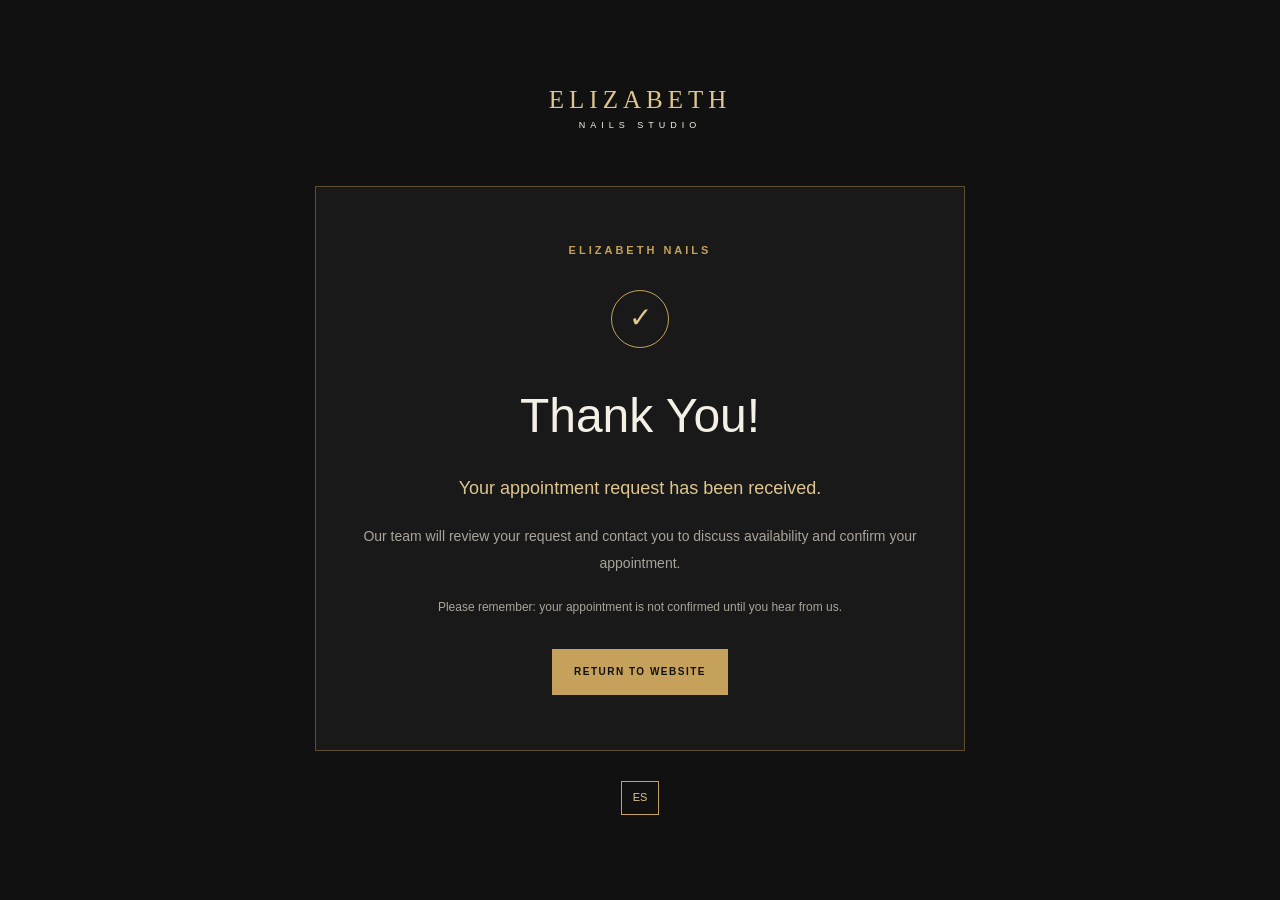
<file: success.html>
<!DOCTYPE html>
<html lang="en">

<head>
    <meta charset="UTF-8">
    <meta name="viewport" content="width=device-width, initial-scale=1.0">
    <meta name="theme-color" content="#111111">

    <title>Thank You | Elizabeth Nails</title>
    
    <link rel="icon" type="image/svg+xml" href="/favicon.svg">
    
    <link rel="stylesheet" href="css/style.css">
</head>

<body class="confirmation-page">

    <main class="confirmation-content">

        <a href="index.html" class="brand">
            <span class="brand-name">ELIZABETH</span>
            <span class="brand-subtitle">NAILS STUDIO</span>
        </a>

        <div class="confirmation-card">

            <p class="eyebrow"
               data-en="ELIZABETH NAILS"
               data-es="ELIZABETH NAILS">
                ELIZABETH NAILS
            </p>

            <div class="confirmation-symbol">✓</div>

            <h1 data-en="Thank You!"
                data-es="¡Muchas Gracias!">
                Thank You!
            </h1>

            <p class="confirmation-message"
               data-en="Your appointment request has been received."
               data-es="Hemos recibido tu solicitud de cita.">
                Your appointment request has been received.
            </p>

            <p class="confirmation-detail"
               data-en="Our team will review your request and contact you to discuss availability and confirm your appointment."
               data-es="Nuestro equipo revisará tu solicitud y se comunicará contigo para consultar la disponibilidad y confirmar tu cita.">
                Our team will review your request and contact you
                to discuss availability and confirm your appointment.
            </p>

            <p class="confirmation-note"
               data-en="Please remember: your appointment is not confirmed until you hear from us."
               data-es="Recuerda: tu cita no estará confirmada hasta que recibas nuestra respuesta.">
                Please remember: your appointment is not confirmed
                until you hear from us.
            </p>

            <a href="index.html" class="gold-button"
               data-en="RETURN TO WEBSITE"
               data-es="VOLVER AL SITIO WEB">
                RETURN TO WEBSITE
            </a>

        </div>

        <button id="success-language-toggle"
                class="language-button"
                aria-label="Switch language">
            ES
        </button>

    </main>

    <script>
        const languageButton = document.getElementById(
            "success-language-toggle"
        );

        let currentLanguage = "en";

        languageButton.addEventListener("click", function () {

            currentLanguage = currentLanguage === "en" ? "es" : "en";

            document.documentElement.lang = currentLanguage;

            document.querySelectorAll("[data-en][data-es]")
                .forEach(function (element) {
                    element.textContent = element.getAttribute(
                        `data-${currentLanguage}`
                    );
                });

            languageButton.textContent =
                currentLanguage === "en" ? "ES" : "EN";
        });
    </script>

</body>
</html>
</file>
<file: css/style.css>
/* =================================
   ELIZABETH NAILS
   Modern Sophistication
================================= */

:root {
    --black: #111111;
    --black-soft: #191919;
    --ivory: #f5f0e6;
    --ivory-dark: #e8e0d2;
    --gold: #c6a15b;
    --gold-light: #dfc58f;
    --gray: #aaa49a;
}

/* GLOBAL RESET */

* {
    margin: 0;
    padding: 0;
    box-sizing: border-box;
}

html {
    scroll-behavior: smooth;
}

body {
    font-family: Arial, Helvetica, sans-serif;
    background: var(--black);
    color: var(--ivory);
    line-height: 1.6;
}

a {
    color: inherit;
    text-decoration: none;
}

button {
    font: inherit;
}


/* HEADER */

.site-header {
    min-height: 90px;
    padding: 18px 7%;
    display: flex;
    align-items: center;
    justify-content: space-between;
    gap: 25px;
    background: var(--black);
    border-bottom: 1px solid rgba(198, 161, 91, 0.2);
}

.brand {
    display: flex;
    flex-direction: column;
    align-items: center;
    line-height: 1.2;
}

.brand-name {
    font-family: Georgia, serif;
    font-size: 25px;
    letter-spacing: 5px;
    color: var(--gold-light);
}

.brand-subtitle {
    font-size: 9px;
    letter-spacing: 5px;
    margin-top: 5px;
}

.navigation {
    display: flex;
    align-items: center;
    gap: 30px;
}

.navigation a {
    font-size: 12px;
    color: var(--ivory-dark);
    transition: color 0.3s ease;
}

.navigation a:hover {
    color: var(--gold);
}

.header-actions {
    display: flex;
    align-items: center;
    gap: 18px;
}

.language-button {
    background: transparent;
    color: var(--gold-light);
    border: 1px solid var(--gold);
    padding: 7px 11px;
    cursor: pointer;
    font-size: 11px;
}

.header-appointment {
    background: var(--gold);
    color: var(--black);
    padding: 11px 17px;
    font-size: 10px;
    letter-spacing: 1px;
    font-weight: bold;
}

.menu-toggle {
    display: none;
    background: transparent;
    border: 0;
    color: var(--gold);
    font-size: 25px;
    cursor: pointer;
}


/* HERO */

.hero {
    min-height: 650px;
    padding: 90px 10%;
    display: grid;
    grid-template-columns: 1fr 0.9fr;
    align-items: center;
    gap: 70px;
    overflow: hidden;

    background:
        linear-gradient(
            rgba(0, 0, 0, 0.72),
            rgba(0, 0, 0, 0.82)
        ),
        url("../images/gallery/hero-marble.jpg");

    background-size: cover;
    background-position: center;
    background-repeat: no-repeat;
}

.eyebrow {
    color: var(--gold);
    font-size: 10px;
    letter-spacing: 3px;
    font-weight: bold;
    margin-bottom: 22px;
}

.hero h1 {
    font-family: Georgia, serif;
    font-size: clamp(48px, 6vw, 78px);
    line-height: 1.08;
    font-weight: normal;
    margin-bottom: 25px;
}

.hero h1 span,
.about-content h2 span,
.contact-section h2 span {
    color: var(--gold-light);
    font-style: italic;
}

.hero-description {
    max-width: 460px;
    color: var(--gray);
    font-size: 14px;
    line-height: 1.9;
}

.hero-actions {
    display: flex;
    align-items: center;
    flex-wrap: wrap;
    gap: 25px;
    margin-top: 35px;
}

.gold-button {
    display: inline-block;
    background: var(--gold);
    color: var(--black);
    padding: 15px 22px;
    font-size: 10px;
    letter-spacing: 1.5px;
    font-weight: bold;
    transition: background 0.3s ease;
}

.gold-button:hover,
.header-appointment:hover {
    background: var(--gold-light);
}

.text-link {
    color: var(--ivory);
    font-size: 10px;
    letter-spacing: 1.5px;
    border-bottom: 1px solid var(--gold);
    padding-bottom: 5px;
}

.hero-note {
    display: flex;
    align-items: center;
    gap: 12px;
    margin-top: 65px;
}

.gold-line {
    width: 35px;
    height: 1px;
    background: var(--gold);
}

.hero-note p {
    color: var(--gray);
    font-size: 9px;
    letter-spacing: 2px;
}


/* HERO VISUAL PLACEHOLDER */

.hero-visual {
    position: relative;
    padding: 20px;
}

.hero-frame {
    position: relative;
    z-index: 2;
    padding: 12px;
    border: 1px solid var(--gold);
}

.hero-image-placeholder {
    min-height: 410px;
    display: flex;
    flex-direction: column;
    justify-content: space-between;
    padding: 25px;
    background: transparent;

    background:
        linear-gradient(
            rgba(0, 0, 0, 0.12),
            rgba(0, 0, 0, 0.25)
        ),
        url("../images/gallery/hero-marble.jpg");

    background-size: cover;
    background-position: center;
    background-repeat: no-repeat;
}

.placeholder-number {
    font-family: Georgia, serif;
    font-size: 55px;
    color: rgba(223, 197, 143, 0.55);
}

.placeholder-label {
    color: var(--ivory);
    font-size: 9px;
    letter-spacing: 2px;
}

.hero-decoration {
    position: absolute;
    width: 190px;
    height: 190px;
    border: 1px solid rgba(198, 161, 91, 0.45);
    border-radius: 50%;
    right: -35px;
    top: -35px;
}

.hero-caption {
    display: flex;
    justify-content: space-between;
    margin-top: 18px;
    color: var(--gold-light);
    font-size: 9px;
    letter-spacing: 2px;
}


/* GENERAL SECTIONS */

.section {
    padding: 100px 10%;
}

.section-heading {
    text-align: center;
    margin-bottom: 55px;
}

.section-heading h2,
.contact-section h2 {
    font-family: Georgia, serif;
    font-size: clamp(34px, 4vw, 48px);
    font-weight: normal;
}

.section-heading > p:last-child {
    color: var(--gray);
    font-size: 13px;
    margin-top: 12px;
}


/* SERVICES */
.services-section {
    background: var(--ivory);
    color: var(--black);
}

.services-section .section-heading > p:last-child {
    color: #777168;
}

.service-grid {
    display: grid;
    grid-template-columns: repeat(3, minmax(0, 1fr));
    gap: 22px;
    align-items: stretch;
}

.service-card {
    padding: 32px 26px;
    border: 1px solid #d8cbb7;
    background: rgba(255, 255, 255, 0.35);
    display: flex;
    flex-direction: column;
    transition: transform 0.3s ease, border-color 0.3s ease;
}

.service-card:hover {
    transform: translateY(-4px);
    border-color: var(--gold);
}

.service-number {
    display: none;
}

.service-card h3 {
    font-family: Georgia, serif;
    font-size: 25px;
    font-weight: normal;
    margin: 0 0 16px;
}

.service-card > p:not(.service-duration) {
    color: #777168;
    font-size: 13px;
    line-height: 1.8;
    margin-bottom: 22px;
}

.service-pricing {
    border-top: 1px solid #d8cbb7;
    padding-top: 15px;
    margin-top: auto;
}

.service-price-row {
    display: flex;
    justify-content: space-between;
    align-items: center;
    gap: 12px;
    padding: 7px 0;
    font-size: 13px;
    color: #777168;
}

.service-price-row strong {
    color: #92713b;
    font-family: Georgia, serif;
    font-size: 16px;
    font-weight: normal;
    white-space: nowrap;
}

.service-duration {
    color: #92713b;
    font-size: 11px;
    line-height: 1.6;
    margin: 18px 0 0;
    padding-top: 12px;
    border-top: 1px solid #e5dccf;
}

/* GALLERY */

/* =================================
   GALLERY CAROUSEL
================================= */

.gallery-section {
    background: var(--black-soft);
    overflow: hidden;
}

.gallery-carousel {
    width: 100%;
    overflow: hidden;
    cursor: grab;
    touch-action: pan-y;
    user-select: none;
}

.gallery-carousel:active {
    cursor: grabbing;
}

.gallery-track {
    display: flex;
    width: max-content;
    gap: 18px;
    will-change: transform;
}

.gallery-card {
    flex: 0 0 280px;
    min-height: 340px;
    display: flex;
    align-items: end;
    padding: 22px;
    border: 1px solid rgba(198, 161, 91, 0.4);
    position: relative;
    overflow: hidden;
}

.gallery-card span {
    position: relative;
    z-index: 1;
    font-size: 10px;
    letter-spacing: 2px;
    color: var(--gold-light);
}

/* Ten individual placeholder designs */

.gallery-one {
    background: linear-gradient(145deg, #51443a, #171513 75%);
}

.gallery-two {
    background: linear-gradient(145deg, #74604f, #29221e 75%);
}

.gallery-three {
    background: linear-gradient(145deg, #5b554a, #211f1b 75%);
}

.gallery-four {
    background: linear-gradient(145deg, #604b43, #1c1716 75%);
}

.gallery-five {
    background: linear-gradient(145deg, #9a8570, #38302b 75%);
}

.gallery-six {
    background: linear-gradient(145deg, #8b7045, #292017 75%);
}

.gallery-seven {
    background: linear-gradient(145deg, #754b48, #241718 75%);
}

.gallery-eight {
    background: linear-gradient(145deg, #77736b, #242321 75%);
}

.gallery-nine {
    background: linear-gradient(145deg, #62516b, #211b29 75%);
}

.gallery-ten {
    background: linear-gradient(145deg, #8a6855, #28201c 75%);
}

.gallery-hint {
    margin-top: 22px;
    text-align: center;
    font-size: 11px;
    letter-spacing: 1px;
    color: var(--gold-light);
    opacity: 0.75;
}

/* Mobile gallery */

@media (max-width: 700px) {

    .gallery-card {
        flex-basis: 76vw;
        min-height: 300px;
    }

}

/* =================================
   TESTIMONIALS / BRAND EXPERIENCE
================================= */

/* =================================
   ROTATING TESTIMONIALS
================================= */

.testimonials-section {
    background: #f4f0e9;
    color: #211e1a;
}

.testimonials-section .section-heading h2 {
    color: #211e1a;
}

.testimonials-section .section-heading > p:last-child {
    color: #665d52;
}

.testimonials-display {
    display: grid;
    grid-template-columns: repeat(3, minmax(0, 1fr));
    gap: 22px;
    transition: opacity 0.35s ease;
}

.testimonials-display.changing {
    opacity: 0;
}

.testimonial-card {
    min-height: 260px;
    padding: 30px 26px;
    display: flex;
    flex-direction: column;
    align-items: flex-start;
    background: #fffdf9;
    border: 1px solid rgba(198, 161, 91, 0.4);
    box-shadow: 0 8px 24px rgba(0, 0, 0, 0.04);
    animation: testimonial-appear 0.55s ease both;
}

@keyframes testimonial-appear {
    from {
        opacity: 0;
        transform: translateY(12px);
    }

    to {
        opacity: 1;
        transform: translateY(0);
    }
}

.testimonial-quote {
    font-family: Georgia, serif;
    font-size: 55px;
    line-height: 0.8;
    color: #b18b4e;
}

.testimonial-card h3 {
    margin: 22px 0 12px;
    font-family: Georgia, serif;
    font-size: 21px;
    font-weight: 400;
    color: #211e1a;
}

.testimonial-card p {
    margin: 0;
    font-size: 14px;
    line-height: 1.8;
    color: #625a50;
}

.testimonial-label {
    margin-top: auto;
    padding-top: 22px;
    font-size: 10px;
    letter-spacing: 1.8px;
    font-weight: 600;
    color: #a27c40;
}

/* Navigation controls */

.testimonial-controls {
    display: flex;
    justify-content: center;
    align-items: center;
    gap: 22px;
    margin-top: 35px;
}

.testimonial-controls button {
    width: 38px;
    height: 38px;
    border: 1px solid #b18b4e;
    border-radius: 50%;
    background: transparent;
    color: #8c6936;
    font-size: 24px;
    cursor: pointer;
    transition: background 0.25s ease, color 0.25s ease;
}

.testimonial-controls button:hover {
    background: #b18b4e;
    color: white;
}

.testimonial-indicators {
    display: flex;
    gap: 9px;
}

.testimonial-dot {
    width: 7px;
    height: 7px;
    padding: 0;
    border: none;
    border-radius: 50%;
    background: #c9bda9;
    cursor: pointer;
}

.testimonial-dot.active {
    background: #a27c40;
    transform: scale(1.35);
}

/* Mobile layout */

@media (max-width: 700px) {

    .testimonials-display {
        grid-template-columns: repeat(2, minmax(0, 1fr));
        gap: 12px;
    }

    .testimonial-card {
        min-height: 280px;
        padding: 22px 17px;
    }

    .testimonial-card h3 {
        font-size: 18px;
    }

    .testimonial-card p {
        font-size: 12px;
    }

    .testimonial-label {
        font-size: 9px;
        letter-spacing: 1px;
    }

    .testimonial-controls {
        gap: 16px;
    }

}

@media (prefers-reduced-motion: reduce) {

    .testimonials-display,
    .testimonial-card,
    .testimonial-controls button {
        animation: none;
        transition: none;
    }

}

/* Mobile layout */

@media (max-width: 700px) {

    .testimonials-grid {
        grid-template-columns: 1fr;
        gap: 18px;
    }

    .testimonial-card {
        min-height: 240px;
        padding: 28px 24px;
    }

}

/* ABOUT */

.about-section {
    display: grid;
    grid-template-columns: 1fr 1fr;
    min-height: 460px;
    background: #211e1b;
}

.about-decoration {
    display: flex;
    align-items: center;
    justify-content: center;
    min-height: 380px;
    padding: 30px;
    background:
        radial-gradient(ellipse at center, #5a4936, transparent 65%),
        #171513;
    border-right: 1px solid rgba(198, 161, 91, 0.2);
}

.about-decoration span {
    color: var(--gold-light);
    letter-spacing: 4px;
    font-size: 11px;
    text-align: center;
}

.about-content {
    align-self: center;
    padding: 65px 12%;
}

.about-content h2 {
    font-family: Georgia, serif;
    font-size: clamp(36px, 4vw, 50px);
    line-height: 1.2;
    font-weight: normal;
    margin-bottom: 25px;
}

.about-content > p:not(.eyebrow) {
    color: var(--gray);
    font-size: 13px;
    line-height: 1.9;
    margin-bottom: 30px;
}


/* CONTACT */

.contact-section {
    text-align: center;
    padding: 110px 20px;
    background: var(--black);
}

.contact-section > p:not(.eyebrow) {
    color: var(--gray);
    font-size: 13px;
    margin: 20px 0 30px;
}

.contact-section .contact-note {
    font-size: 10px;
    color: #777168;
    margin-top: 20px;
}


/* FOOTER */

.site-footer {
    padding: 30px 7%;
    display: flex;
    align-items: center;
    justify-content: space-between;
    gap: 20px;
    border-top: 1px solid rgba(198, 161, 91, 0.25);
}

.site-footer p,
.site-footer > a:last-child {
    color: var(--gray);
    font-size: 10px;
}

.site-footer > a:last-child {
    letter-spacing: 1px;
}


/* MOBILE RESPONSIVENESS */

@media (max-width: 900px) {

    .site-header {
        padding: 18px 5%;
    }

    .navigation {
        gap: 15px;
    }

    .hero {
        padding: 75px 7%;
        gap: 35px;
    }

    .hero-image-placeholder {
        min-height: 340px;
    }
}

@media (max-width: 700px) {

    .site-header {
        position: relative;
        flex-wrap: wrap;
        min-height: 75px;
    }

    .brand-name {
        font-size: 21px;
    }

    .navigation {
        display: none;
        width: 100%;
        flex-direction: column;
        align-items: stretch;
        gap: 0;
        order: 3;
        padding-top: 10px;
    }

    .navigation.active {
        display: flex;
    }

    .navigation a {
        padding: 13px 0;
        border-top: 1px solid rgba(198, 161, 91, 0.15);
    }

    .header-actions {
        margin-left: auto;
        gap: 10px;
    }

    .header-appointment {
        display: none;
    }

    .menu-toggle {
        display: block;
    }

    .hero {
        grid-template-columns: 1fr;
        padding: 65px 7%;
    }

    .hero-visual {
        max-width: 470px;
        width: 100%;
        margin: 0 auto;
    }

    .hero-image-placeholder {
        min-height: 340px;
    }

    .hero-note {
        margin-top: 40px;
    }

    .section {
        padding: 75px 7%;
    }

    .service-grid {
    grid-template-columns: 1fr;
    gap: 18px;
}

.service-card {
    min-height: auto;
    padding: 28px 24px;
}

.service-card h3 {
    font-size: 23px;
}

.service-card > p:not(.service-duration) {
    font-size: 13px;
}

.service-price-row {
    font-size: 13px;
}

    .about-section {
        grid-template-columns: 1fr;
    }

    .about-decoration {
        min-height: 250px;
    }

    .about-content {
        padding: 65px 8%;
    }

    .site-footer {
        flex-direction: column;
        text-align: center;
    }
    
}
/* =================================
   APPOINTMENT FORM
================================= */

.appointment-form-container {
    width: 100%;
    max-width: 620px;
    margin: 55px auto 0;
    padding: 40px;
    background: #191919;
    border: 1px solid rgba(198, 161, 91, 0.35);
    text-align: left;
}

.appointment-form-container h3 {
    color: #f5f0e6;
    font-size: 25px;
    font-weight: 400;
    margin-bottom: 12px;
}

.appointment-form-container > p {
    color: #aaa49a;
    font-size: 14px;
    line-height: 1.7;
    margin-bottom: 30px;
}

#appointment-form {
    display: flex;
    flex-direction: column;
    gap: 22px;
}

.form-group {
    display: flex;
    flex-direction: column;
    gap: 9px;
}

.form-group label {
    color: #dfc58f;
    font-size: 12px;
    letter-spacing: 1px;
    text-transform: uppercase;
}

.form-group input,
.form-group select,
.form-group textarea {
    width: 100%;
    padding: 14px 15px;
    background: #111111;
    color: #f5f0e6;
    border: 1px solid #49443a;
    border-radius: 0;
    font-family: inherit;
    font-size: 15px;
    outline: none;
    transition: border-color 0.3s ease;
}

.form-group input:focus,
.form-group select:focus,
.form-group textarea:focus {
    border-color: #c6a15b;
}

.form-group textarea {
    resize: vertical;
    min-height: 110px;
}

.form-group input::placeholder,
.form-group textarea::placeholder {
    color: #777;
}

.form-group select {
    cursor: pointer;
}

#appointment-form .gold-button {
    width: 100%;
    border: none;
    cursor: pointer;
    font-family: inherit;
    margin-top: 5px;
}

#appointment-form .contact-note {
    color: #aaa49a;
    font-size: 12px;
    line-height: 1.7;
    text-align: center;
    margin-top: 5px;
}

/* MOBILE FORM */

@media (max-width: 700px) {

    .appointment-form-container {
        padding: 25px 18px;
        margin-top: 35px;
    }

    .appointment-form-container h3 {
        font-size: 22px;
    }

}
/* =================================
   APPOINTMENT CONFIRMATION PAGE
================================= */

.confirmation-page {
    min-height: 100vh;
    background: #111111;
}

.confirmation-content {
    min-height: 100vh;
    display: flex;
    flex-direction: column;
    align-items: center;
    justify-content: center;
    padding: 40px 20px;
    text-align: center;
}

.confirmation-content > .brand {
    margin-bottom: 55px;
    text-decoration: none;
}

.confirmation-card {
    width: 100%;
    max-width: 650px;
    padding: 55px 35px;
    border: 1px solid rgba(198, 161, 91, 0.4);
    background: #191919;
}

.confirmation-card .eyebrow {
    color: #c6a15b;
    letter-spacing: 3px;
    font-size: 11px;
}

.confirmation-symbol {
    width: 58px;
    height: 58px;
    margin: 30px auto;
    display: flex;
    align-items: center;
    justify-content: center;
    border: 1px solid #c6a15b;
    border-radius: 50%;
    color: #dfc58f;
    font-size: 28px;
}

.confirmation-card h1 {
    color: #f5f0e6;
    font-size: clamp(34px, 6vw, 48px);
    font-weight: 400;
    margin-bottom: 20px;
}

.confirmation-message {
    color: #dfc58f;
    font-size: 18px;
    margin-bottom: 20px;
}

.confirmation-detail,
.confirmation-note {
    color: #aaa49a;
    font-size: 14px;
    line-height: 1.9;
    margin-bottom: 20px;
}

.confirmation-note {
    font-size: 12px;
    margin-bottom: 30px;
}

.confirmation-card .gold-button {
    display: inline-block;
    text-decoration: none;
}

.confirmation-content > .language-button {
    margin-top: 30px;
    cursor: pointer;
}

@media (max-width: 600px) {
    .confirmation-card {
        padding: 40px 22px;
    }
}
/* =================================
   VISIT US / LOCATION SECTION
================================= */

.visit-section {
    padding: 100px 8%;
    text-align: center;
    background: #111111;
}

.visit-section h2 {
    color: #f5f0e6;
    font-size: clamp(32px, 5vw, 48px);
    font-weight: 400;
    margin: 20px 0;
}

.visit-address {
    color: #aaa49a;
    font-size: 16px;
    line-height: 1.9;
    margin-bottom: 35px;
}

.map-container {
    width: 100%;
    max-width: 1000px;
    margin: 0 auto 35px;
    border: 1px solid rgba(198, 161, 91, 0.55);
    padding: 5px;
}

.map-container iframe {
    display: block;
    width: 100%;
    height: 400px;
}

.visit-section .gold-button {
    display: inline-block;
    text-decoration: none;
}

@media (max-width: 700px) {

    .visit-section {
        padding: 70px 6%;
    }

    .map-container iframe {
        height: 320px;
    }

}
/* =================================
   SOCIAL MEDIA LINKS
================================= */

.social-links {
    display: flex;
    justify-content: center;
    align-items: center;
    gap: 30px;
    margin: 30px auto;
}

.social-links a {
    color: #c6a15b;
    text-decoration: none;
    font-size: 13px;
    letter-spacing: 2px;
    text-transform: uppercase;
    padding-bottom: 6px;
    border-bottom: 1px solid transparent;
    transition: all 0.3s ease;
}

.social-links a:hover {
    color: #f5f0e6;
    border-bottom: 1px solid #c6a15b;
}

@media (max-width: 700px) {
    .social-links {
        gap: 24px;
        flex-wrap: wrap;
    }
}
/* =================================
   BUSINESS HOURS SECTION
================================= */

.hours-section {
    padding: 100px 8%;
    background: #191919;
    text-align: center;
}

.hours-section h2 {
    color: #f5f0e6;
    font-size: clamp(32px, 5vw, 48px);
    font-weight: 400;
    margin: 20px 0 12px;
}

.hours-intro {
    color: #aaa49a;
    font-size: 15px;
    margin-bottom: 45px;
}

.hours-container {
    max-width: 750px;
    margin: 0 auto;
    border-top: 1px solid rgba(198, 161, 91, 0.4);
}

.hours-row {
    display: flex;
    justify-content: space-between;
    align-items: center;
    gap: 25px;
    padding: 22px 10px;
    border-bottom: 1px solid rgba(198, 161, 91, 0.25);
    text-align: left;
}

.hours-row span:first-child {
    color: #dfc58f;
    font-size: 14px;
    letter-spacing: 1px;
    text-transform: uppercase;
    min-width: 110px;
}

.hours-row span:last-child {
    color: #f5f0e6;
    font-size: 14px;
    text-align: right;
    line-height: 1.8;
}

.hours-note {
    max-width: 650px;
    margin: 35px auto 0;
    color: #aaa49a;
    font-size: 12px;
    line-height: 1.8;
}

/* MOBILE BUSINESS HOURS */

@media (max-width: 700px) {

    .hours-section {
        padding: 70px 6%;
    }

    .hours-row {
        align-items: flex-start;
        flex-direction: column;
        gap: 8px;
        padding: 18px 5px;
    }

    .hours-row span:first-child {
        font-size: 12px;
    }

    .hours-row span:last-child {
        text-align: left;
        font-size: 13px;
    }

    .design-options-section .design-options-grid {
        grid-template-columns: 1fr;
    }

    .pricing-info-section .pricing-info-list{
        grid-template-columns: 1fr;
        column-gap: 0;
    }

    .pricing-info-item {
        padding: 22px 5px;
    }

.design-option-card {
    min-height: 260px;
    padding: 30px 24px;
}
}
/* DESIGN OPTIONS & ADD-ONS */
.design-options-section {
    background: #f5f0e7;
    color: var(--black);
}

.design-options-section .section-heading > p:last-child {
    color: #777168;
}

.design-options-grid {
    display: grid;
    grid-template-columns: repeat(2, minmax(0, 1fr));
    gap: 22px;
}

.design-option-card {
    padding: 38px 32px;
    border: 1px solid #d8cbb7;
    background: rgba(255, 255, 255, 0.4);
    transition: border-color 0.3s ease, transform 0.3s ease;
}

.design-option-card:hover {
    border-color: var(--gold);
    transform: translateY(-4px);
}

.design-option-card h3 {
    font-family: Georgia, serif;
    font-size: 26px;
    font-weight: normal;
    margin: 0 0 14px;
}

.design-option-card p {
    color: #777168;
    font-size: 13px;
    line-height: 1.8;
    margin: 0;
}

.design-pricing-note {
    color: #92713b;
    font-size: 12px;
    line-height: 1.8;
    text-align: center;
    max-width: 750px;
    margin: 35px auto 0;
}
/* DESIGN OPTION PHOTOGRAPHIC BACKGROUNDS */

.design-option-card {
    position: relative;
    isolation: isolate;
    overflow: hidden;
    min-height: 300px;
    display: flex;
    flex-direction: column;
    justify-content: center;
    background-size: cover;
    background-position: center;
    background-repeat: no-repeat;
}

/* Plain Finish photograph */
.design-option-card:nth-child(1) {
    background-image: url("../images/gallery/design%20options/plain-finish.jpg");
}

/* Full Design photograph */
.design-option-card:nth-child(2) {
    background-image: url("../images/gallery/design%20options/full-design.jpg");
}

/* Ivory overlay for readable text */
.design-option-card::before {
    content: "";
    position: absolute;
    inset: 0;
    background: rgba(250, 246, 238, 0.76);
    z-index: 0;
}

/* Keep text above the overlay */
.design-option-card h3,
.design-option-card p {
    position: relative;
    z-index: 1;
}

/* GENERAL PRICING INFORMATION */

.pricing-info-section {
    background: var(--ivory);
    color: var(--black);
}

.pricing-info-section .section-heading > p:last-child {
    color: #777168;
}

.pricing-info-list {
    display: grid;
    grid-template-columns: repeat(2, minmax(0, 1fr));
    column-gap: 55px;
    row-gap: 0;
    max-width: 1050px;
    margin: 0 auto;
}

.pricing-info-item {
    padding: 26px 5px;
    border-bottom: 1px solid #d8cbb7;
}

.pricing-info-item h3 {
    font-family: Georgia, serif;
    font-size: 21px;
    font-weight: normal;
    color: #92713b;
    margin: 0 0 12px;
}

.pricing-info-item p {
    color: #777168;
    font-size: 13px;
    line-height: 1.8;
    margin: 0;
}

/* BOOKING POLICIES */

.booking-policies-section {
    background: #f5f0e7;
    color: var(--black);
}

.booking-policies-section .section-heading > p:last-child {
    color: #777168;
}

.booking-policy-list {
    max-width: 900px;
    margin: 0 auto;
    border-top: 1px solid #d8cbb7;
}

.booking-policy-item {
    border-bottom: 1px solid #d8cbb7;
}

.booking-policy-item summary {
    position: relative;
    list-style: none;
    cursor: pointer;
    padding: 25px 45px 25px 5px;
    font-family: Georgia, serif;
    font-size: 21px;
    font-weight: normal;
    color: #92713b;
    transition: color 0.3s ease;
}

.booking-policy-item summary::-webkit-details-marker {
    display: none;
}

.booking-policy-item summary::after {
    content: "+";
    position: absolute;
    right: 8px;
    top: 50%;
    transform: translateY(-50%);
    font-family: Arial, sans-serif;
    font-size: 25px;
    color: #92713b;
    transition: transform 0.3s ease;
}

.booking-policy-item[open] summary::after {
    content: "−";
}

.booking-policy-item summary:hover {
    color: var(--black);
}

.booking-policy-content {
    padding: 0 35px 24px 5px;
}

.booking-policy-content ul {
    margin: 0;
    padding-left: 22px;
}

.booking-policy-content li {
    color: #777168;
    font-size: 13px;
    line-height: 1.9;
    padding: 5px 0;
}
/* =================================
   CUSTOM BILINGUAL CALENDAR
================================= */

.calendar-group {
    position: relative;
}

#appointment-date-display {
    width: 100%;
    cursor: pointer;
    background: #fff;
}

.calendar-container {
    display: none;
    position: absolute;
    top: calc(100% + 8px);
    left: 0;
    width: 100%;
    max-width: 340px;
    padding: 18px;
    background: #171717;
    border: 1px solid #92713b;
    border-radius: 8px;
    box-shadow: 0 8px 25px rgba(0, 0, 0, 0.25);
    z-index: 100;
}

.calendar-container.active {
    display: block;
}

.calendar-header {
    display: flex;
    align-items: center;
    justify-content: space-between;
    margin-bottom: 18px;
    color: #f5f0e7;
}

.calendar-header strong {
    font-family: Georgia, serif;
    font-size: 17px;
    font-weight: normal;
    text-transform: capitalize;
}

.calendar-header button {
    width: 32px;
    height: 32px;
    border: 1px solid #92713b;
    border-radius: 50%;
    background: transparent;
    color: #d6b56d;
    font-size: 23px;
    cursor: pointer;
}

.calendar-header button:hover:not(:disabled) {
    background: #92713b;
    color: #fff;
}

.calendar-header button:disabled {
    opacity: 0.3;
    cursor: not-allowed;
}

.calendar-grid {
    display: grid;
    grid-template-columns: repeat(7, minmax(0, 1fr));
    gap: 5px;
    text-align: center;
}

.calendar-weekday {
    padding: 8px 0;
    color: #d6b56d;
    font-size: 11px;
    font-weight: bold;
}

.calendar-day {
    min-width: 0;
    aspect-ratio: 1;
    border: 1px solid transparent;
    border-radius: 50%;
    background: transparent;
    color: #f5f0e7;
    font-size: 13px;
    cursor: pointer;
}

.calendar-day:hover:not(:disabled) {
    border-color: #d6b56d;
    color: #d6b56d;
}

.calendar-day.selected {
    background: #92713b;
    color: #fff;
}

.calendar-day.disabled {
    color: #666;
    cursor: not-allowed;
}

.calendar-empty {
    aspect-ratio: 1;
}

/* Mobile calendar adjustments */

@media (max-width: 700px) {
    .calendar-container {
        max-width: 100%;
        padding: 14px;
    }

    .calendar-grid {
        gap: 3px;
    }
}
/* Keep selected appointment date readable */

#appointment-date-display,
#appointment-date-display:focus {
    color: #171717;
}
</file>
